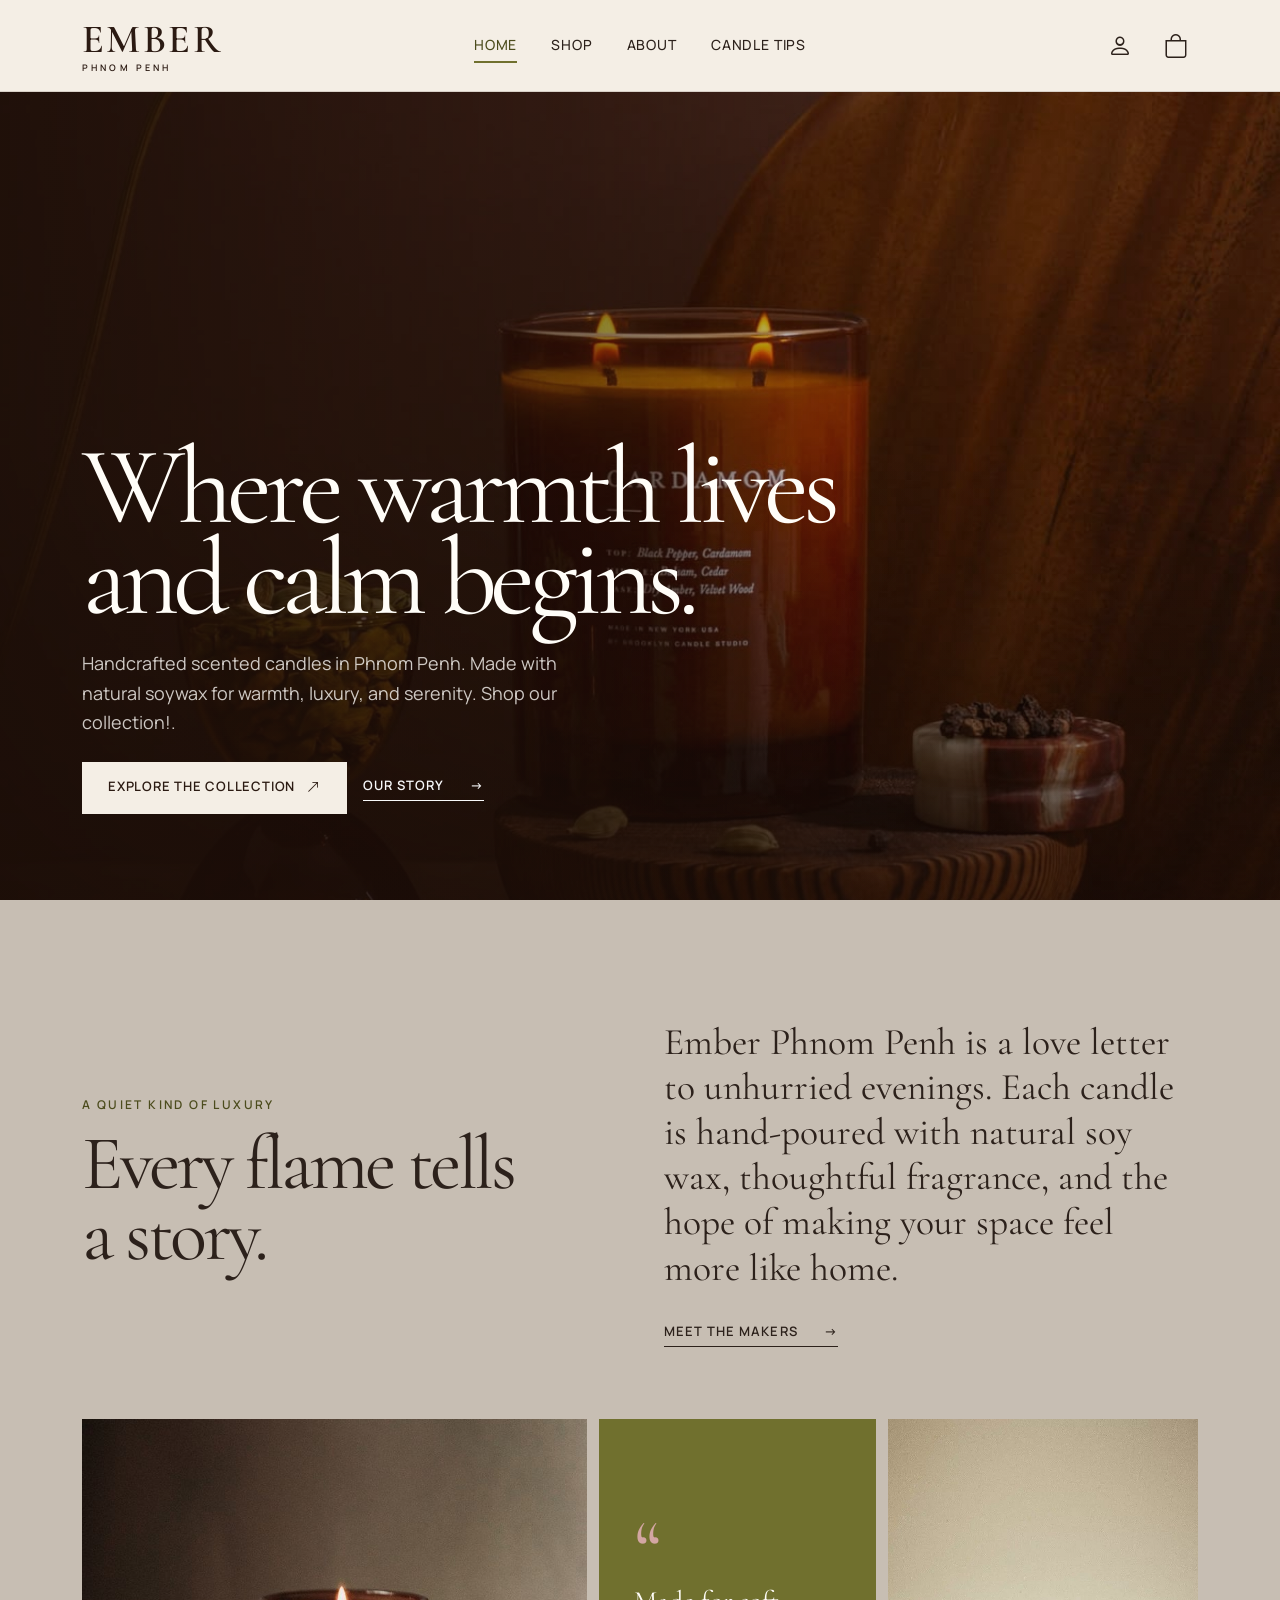
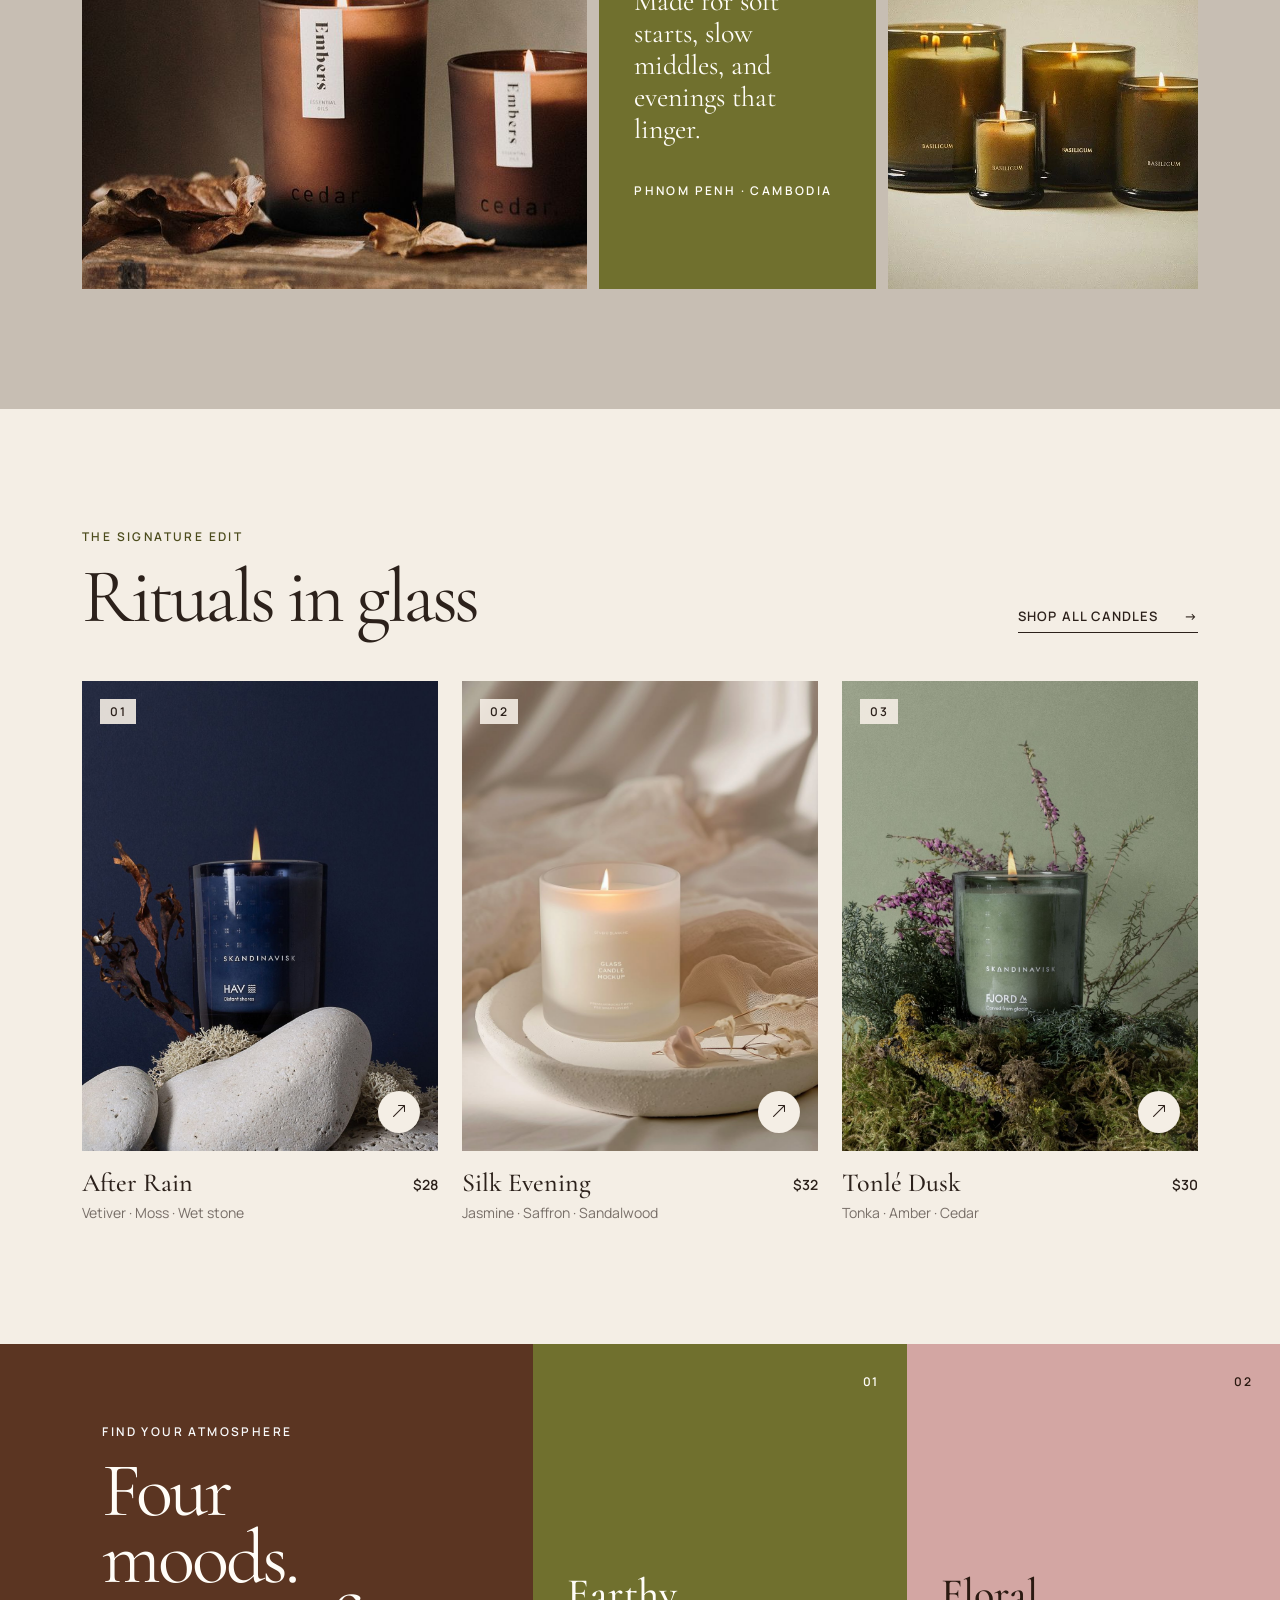
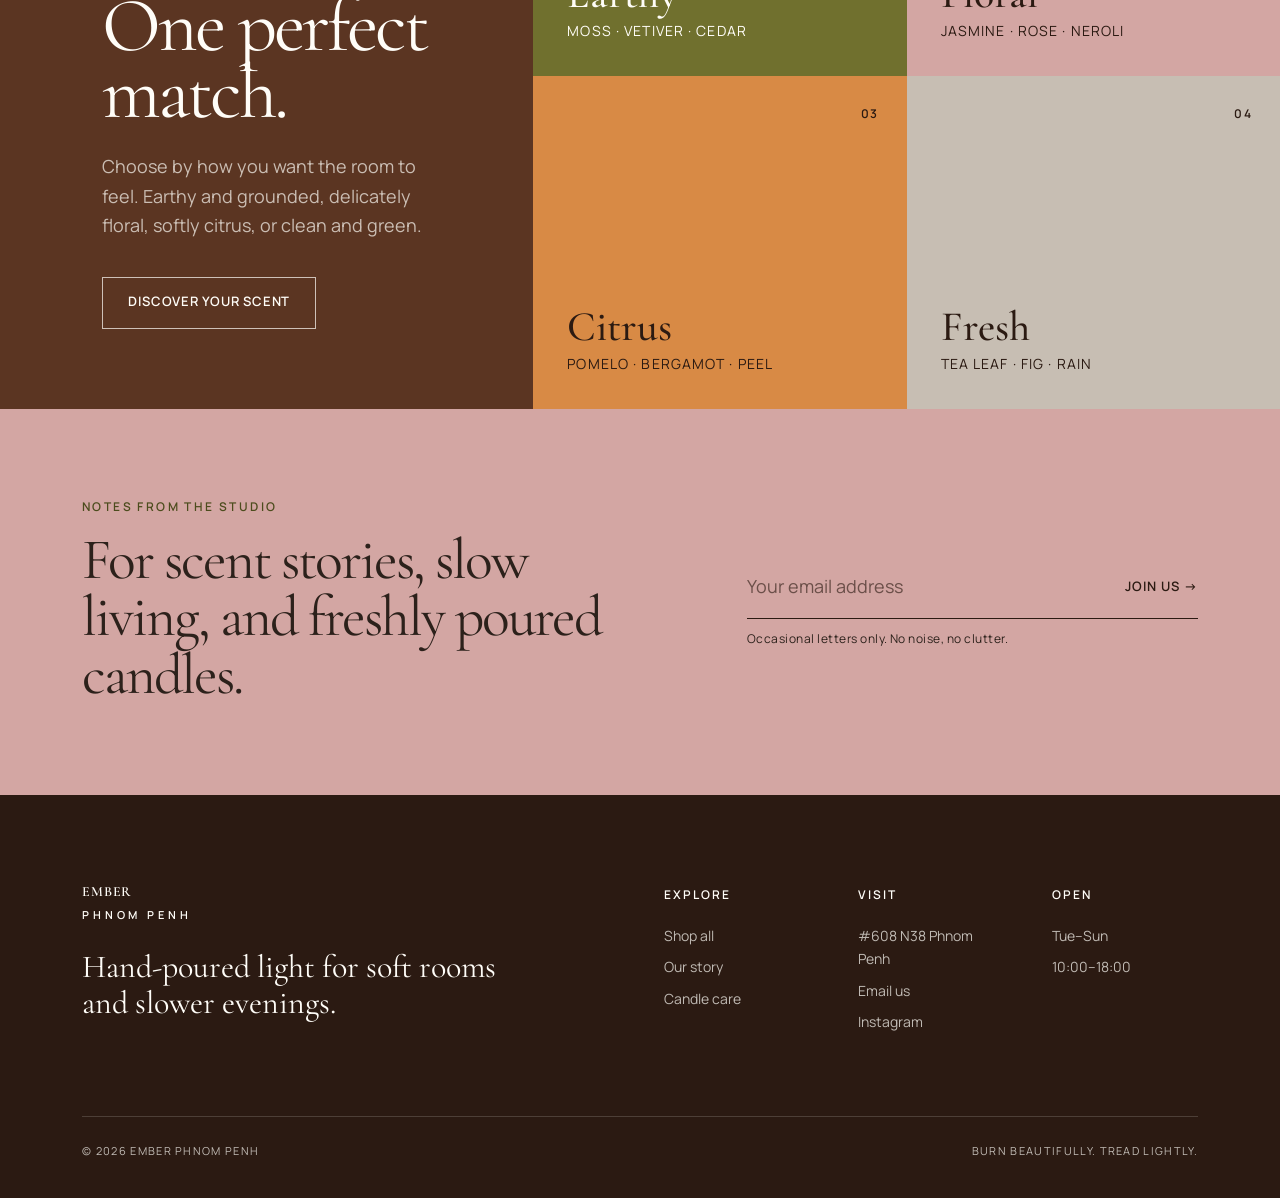
<file: thida2/index.html>
<!doctype html>
<html lang="en">

<head>
  <meta charset="UTF-8" />
  <meta name="viewport" content="width=device-width, initial-scale=1.0" />
  <meta name="description"
    content="Small-batch scented candles hand-poured in Phnom Penh for warm, unhurried evenings." />
  <meta property="og:title" content="Ember Phnom Penh" />
  <meta property="og:description" content="A ritual of light, made in Phnom Penh." />
  <meta property="og:image" content="./public/og.png" />
  <title>Ember Phnom Penh — Hand-poured scented candles</title>
  <link rel="preconnect" href="https://fonts.googleapis.com" />
  <link rel="preconnect" href="https://fonts.gstatic.com" crossorigin />
  <link
    href="https://fonts.googleapis.com/css2?family=Cormorant+Garamond:ital,wght@0,400;0,500;0,600;1,400&family=Manrope:wght@400;500;600&display=swap"
    rel="stylesheet" />
  <link href="https://cdn.jsdelivr.net/npm/bootstrap@5.3.3/dist/css/bootstrap.min.css" rel="stylesheet" />
  <link href="https://cdn.jsdelivr.net/npm/bootstrap-icons@1.11.3/font/bootstrap-icons.min.css" rel="stylesheet" />
  <link href="./assets/styles.css" rel="stylesheet" />
</head>

<body>
  <nav class="navbar navbar-expand-lg site-nav" aria-label="Main navigation">
    <div class="container">
      <a class="navbar-brand brand-wordmark" href="./index.html"><span>Ember</span><small>Phnom Penh</small></a>
      <button class="navbar-toggler border-0 shadow-none" type="button" data-bs-toggle="collapse"
        data-bs-target="#emberNav" aria-controls="emberNav" aria-expanded="false" aria-label="Toggle navigation">
        <span class="menu-label">Menu</span><i class="bi bi-list ms-2" aria-hidden="true"></i>
      </button>
      <div class="collapse navbar-collapse" id="emberNav">
        <ul class="navbar-nav mx-auto">
          <li class="nav-item"><a class="nav-link active" aria-current="page" href="./index.html">Home</a></li>
          <li class="nav-item"><a class="nav-link" href="./shop.html">Shop</a></li>
          <li class="nav-item"><a class="nav-link" href="./about.html">About</a></li>
          <li class="nav-item"><a class="nav-link" href="./tips.html">Candle tips</a></li>
        </ul>
        <div class="nav-actions">
          <a href="./login.html" aria-label="Sign in or create an account"><i class="bi bi-person"></i></a>
          <a href="./cart.html" aria-label="View shopping cart"><i class="bi bi-bag"></i><span
              class="nav-cart-count" data-nav-cart-count hidden>0</span></a>
        </div>
      </div>
    </div>
  </nav>

  <main>
    <section class="hero-home">
      <div class="hero-home__image" aria-hidden="true"></div>
      <div class="hero-home__shade" aria-hidden="true"></div>
      <div class="container position-relative hero-home__content">

        <h1>Where warmth lives<br />and calm begins.</h1>
        <p class="hero-home__lead">Handcrafted scented candles in Phnom Penh. Made with natural soywax for warmth, luxury, and serenity. Shop our collection!.</p>
        <div class="d-flex flex-wrap gap-3 mt-4">
          <a class="btn btn-ember btn-ember--light" href="./shop.html">Explore the collection <i
              class="bi bi-arrow-up-right ms-2"></i></a>
          <a class="text-link text-light" href="./about.html">Our story <span>→</span></a>
        </div>
      </div>
      </div>
    </section>

    <section class="section-pad bg-sand overflow-hidden">
      <div class="container">
        <div class="row align-items-center g-5">
          <div class="col-lg-5">
            <p class="eyebrow">A quiet kind of luxury</p>
            <h2 class="display-heading">Every flame tells a story.</h2>
          </div>
          <div class="col-lg-6 offset-lg-1">
            <p class="lead-copy mb-4">Ember Phnom Penh is a love letter to unhurried evenings. Each candle is hand-poured with natural soy wax, thoughtful fragrance, and the hope of making your space feel more like home.</p>
            <a class="text-link" href="./about.html">Meet the makers <span>→</span></a>
          </div>
        </div>
        <div class="story-grid mt-5 pt-lg-4">
          <figure class="story-grid__wide mb-0"><img src="./public/images/candle-brown.jpg"
              alt="A warm candle glowing on a wooden table" /></figure>
          <div class="story-grid__quote"><span class="quote-mark">“</span>
            <p>Made for soft starts, slow middles, and evenings that linger.</p><span class="small-caps">Phnom Penh ·
              Cambodia</span>
          </div>
          <figure class="story-grid__tall mb-0"><img src="./public/images/candle-olive.jpg"
              alt="A sculptural neutral candle in a calm interior" /></figure>
        </div>
      </div>
    </section>

    <section class="section-pad bg-cream">
      <div class="container">
        <div class="section-intro d-md-flex align-items-end justify-content-between mb-5">
          <div>
            <p class="eyebrow">The signature edit</p>
            <h2 class="display-heading mb-0">Rituals in glass</h2>
          </div>
          <a class="text-link mt-3 mt-md-0" href="./shop.html">Shop all candles <span>→</span></a>
        </div>
        <div class="row g-4">
          <article class="col-md-4">
            <a class="product-card" href="./shop.html">
              <div class="product-card__media"><img class="product-image--amber" src="./public/images/afterrain.jpg"
                  alt="After Rain scented candle" /><span class="product-card__number">01</span><span
                  class="product-card__arrow"><i class="bi bi-arrow-up-right"></i></span></div>
              <div class="d-flex justify-content-between gap-3 pt-3">
                <div>
                  <h3>After Rain</h3>
                  <p>Vetiver · Moss · Wet stone</p>
                </div><span class="product-card__price">$28</span>
              </div>
            </a>
          </article>
          <article class="col-md-4">
            <a class="product-card" href="./shop.html">
              <div class="product-card__media"><img class="product-image--sand" src="./public/images/candle-white.jpg"
                  alt="Silk Evening scented candle" /><span class="product-card__number">02</span><span
                  class="product-card__arrow"><i class="bi bi-arrow-up-right"></i></span></div>
              <div class="d-flex justify-content-between gap-3 pt-3">
                <div>
                  <h3>Silk Evening</h3>
                  <p>Jasmine · Saffron · Sandalwood</p>
                </div><span class="product-card__price">$32</span>
              </div>
            </a>
          </article>
          <article class="col-md-4">
            <a class="product-card" href="./shop.html">
              <div class="product-card__media"><img class="product-image--tonka" src="./public/images/candle-green.jpg"
                  alt="Tonlé Dusk scented candle" /><span class="product-card__number">03</span><span
                  class="product-card__arrow"><i class="bi bi-arrow-up-right"></i></span></div>
              <div class="d-flex justify-content-between gap-3 pt-3">
                <div>
                  <h3>Tonlé Dusk</h3>
                  <p>Tonka · Amber · Cedar</p>
                </div><span class="product-card__price">$30</span>
              </div>
            </a>
          </article>
        </div>
      </div>
    </section>

    <section class="scent-section">
      <div class="container-fluid px-0">
        <div class="row g-0">
          <div class="col-lg-5 scent-section__copy">
            <p class="eyebrow text-light">Find your atmosphere</p>
            <h2>Four moods.<br />One perfect match.</h2>
            <p>Choose by how you want the room to feel. Earthy and grounded, delicately floral, softly citrus, or clean
              and green.</p>
            <a class="btn btn-ember btn-ember--outline" href="./shop.html">Discover your scent</a>
          </div>
          <div class="col-lg-7">
            <div class="scent-grid">
              <div class="scent-tile scent-tile--olive"><span>01</span>
                <h3>Earthy</h3>
                <p>moss · vetiver · cedar</p>
              </div>
              <div class="scent-tile scent-tile--rose"><span>02</span>
                <h3>Floral</h3>
                <p>jasmine · rose · neroli</p>
              </div>
              <div class="scent-tile scent-tile--citrus"><span>03</span>
                <h3>Citrus</h3>
                <p>pomelo · bergamot · peel</p>
              </div>
              <div class="scent-tile scent-tile--fresh"><span>04</span>
                <h3>Fresh</h3>
                <p>tea leaf · fig · rain</p>
              </div>
            </div>
          </div>
        </div>
      </div>
    </section>

    <section class="newsletter">
      <div class="container">
        <div class="row align-items-center g-4">
          <div class="col-lg-6">
            <p class="eyebrow">Notes from the studio</p>
            <h2>For scent stories, slow living, and freshly poured candles.</h2>
          </div>
          <div class="col-lg-5 offset-lg-1">
            <form class="newsletter-form"><label class="visually-hidden" for="home-email">Email address</label><input
                id="home-email" type="email" placeholder="Your email address" required /><button type="submit">Join us
                <span>→</span></button></form>
            <p class="newsletter__fine">Occasional letters only. No noise, no clutter.</p>
          </div>
        </div>
      </div>
    </section>
  </main>

  <footer class="site-footer">
    <div class="container">
      <div class="row g-5">
        <div class="col-lg-5"><a class="brand-wordmark brand-wordmark--footer"
            href="./index.html"><span>Ember</span><small>Phnom Penh</small></a>
          <p class="footer-mantra">Hand-poured light for soft rooms and slower evenings.</p>
        </div>
        <div class="col-6 col-lg-2 offset-lg-1">
          <p class="footer-title">Explore</p><a href="./shop.html">Shop all</a><a href="./about.html">Our story</a><a
            href="./tips.html">Candle care</a>
        </div>
        <div class="col-6 col-lg-2">
          <p class="footer-title">Visit</p><span>#608 N38 Phnom Penh</span><a
            href="mailto:hello@emberphnompenh.com">Email us</a><a href="https://www.instagram.com/opalite_candle?igsh=bXlmcDhpZjU5ZnZu&utm_source=qr"
            rel="noreferrer">Instagram</a>
        </div>
        <div class="col-lg-2">
          <p class="footer-title">Open</p><span>Tue–Sun</span><span>10:00–18:00</span>
        </div>
      </div>
      <div class="footer-bottom"><span>© 2026 Ember Phnom Penh</span><span>Burn beautifully. Tread lightly.</span></div>
    </div>
  </footer>
  <script src="https://cdn.jsdelivr.net/npm/bootstrap@5.3.3/dist/js/bootstrap.bundle.min.js"></script>
  <script defer src="./assets/main.js"></script>
</body>

</html>
</file>
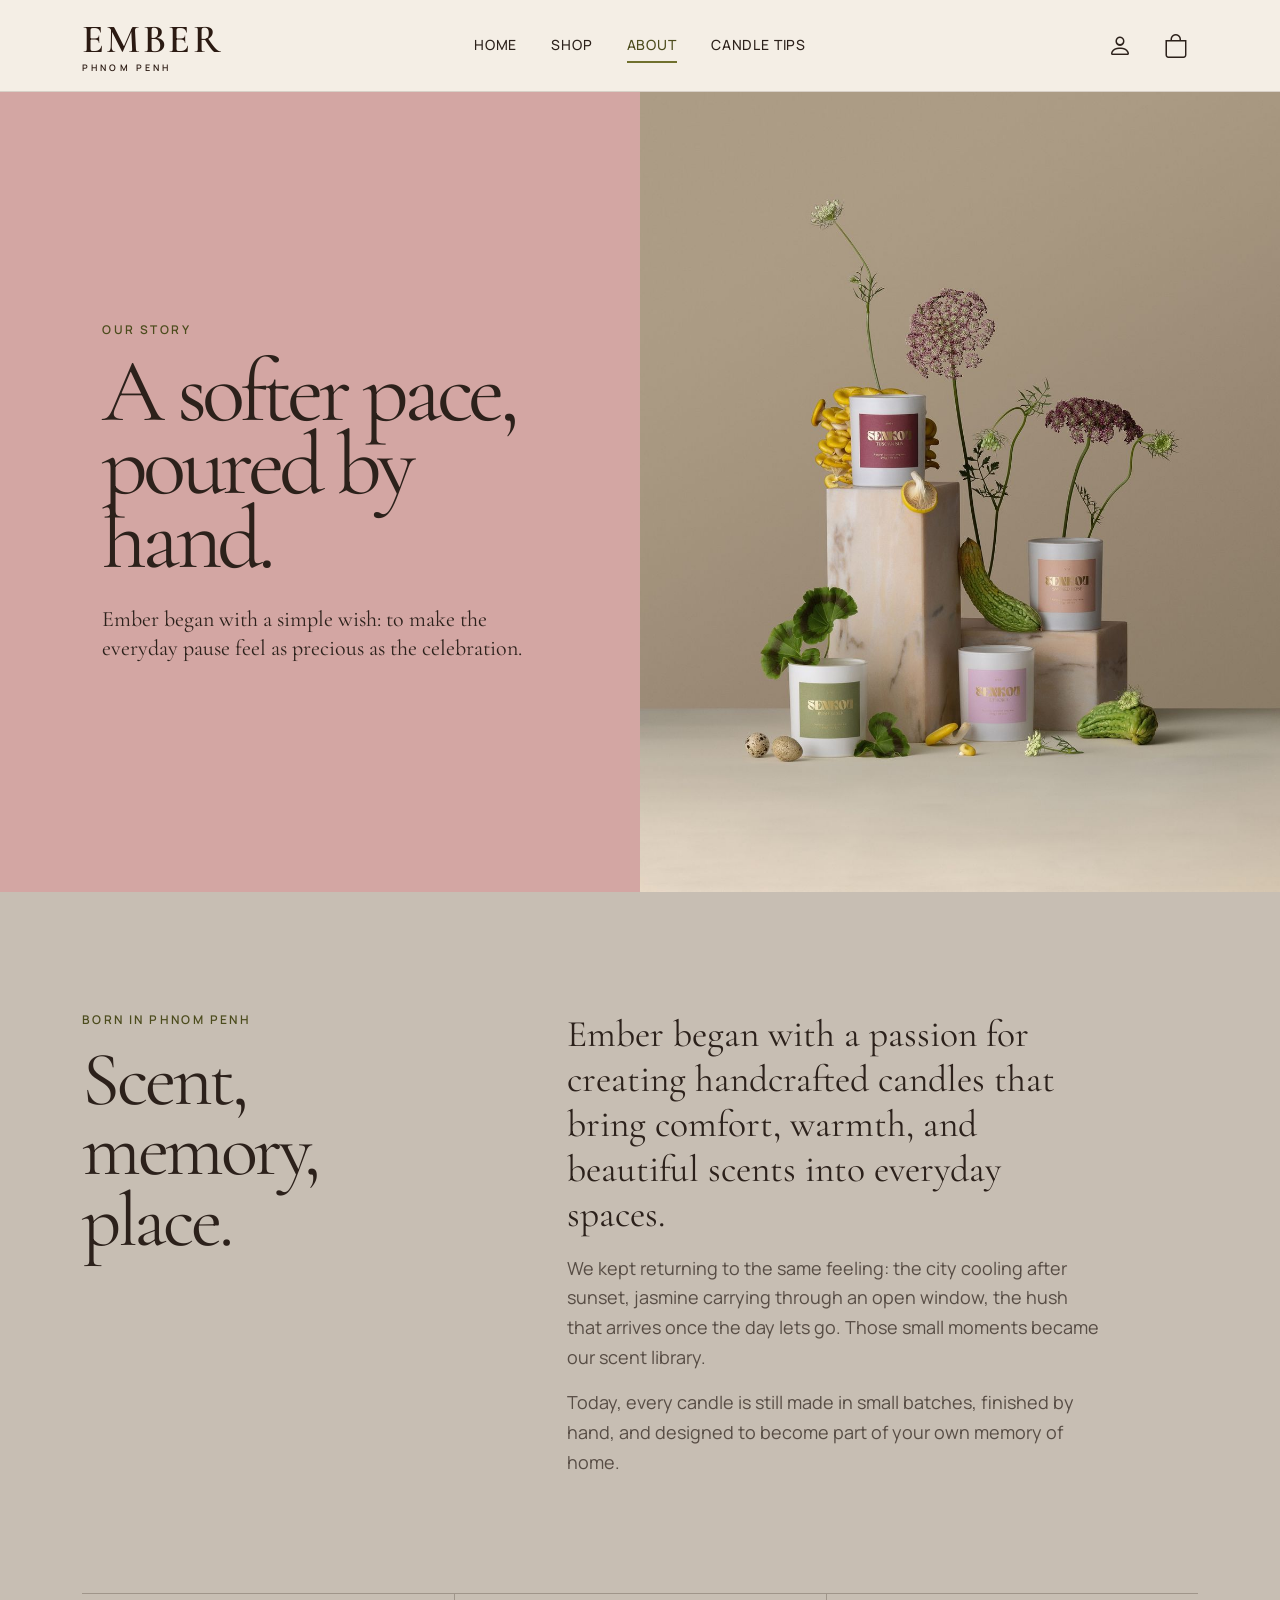
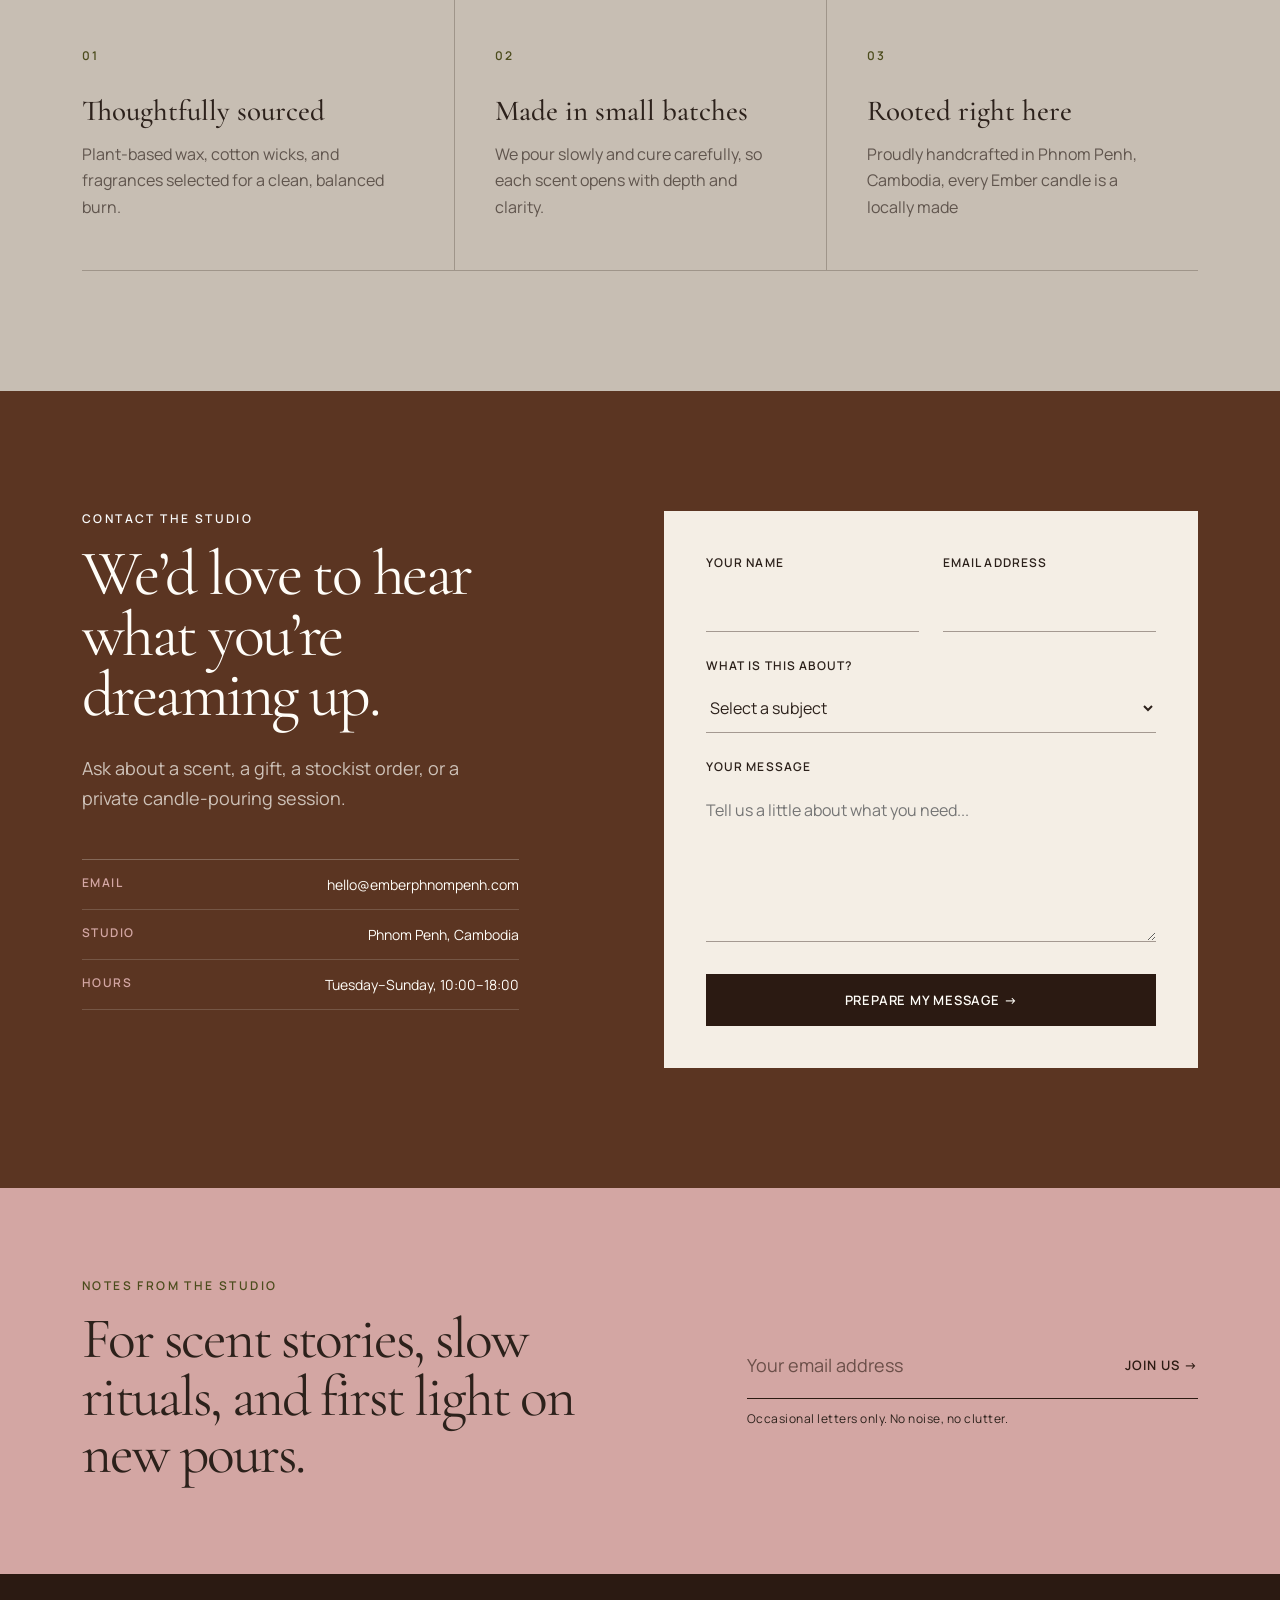
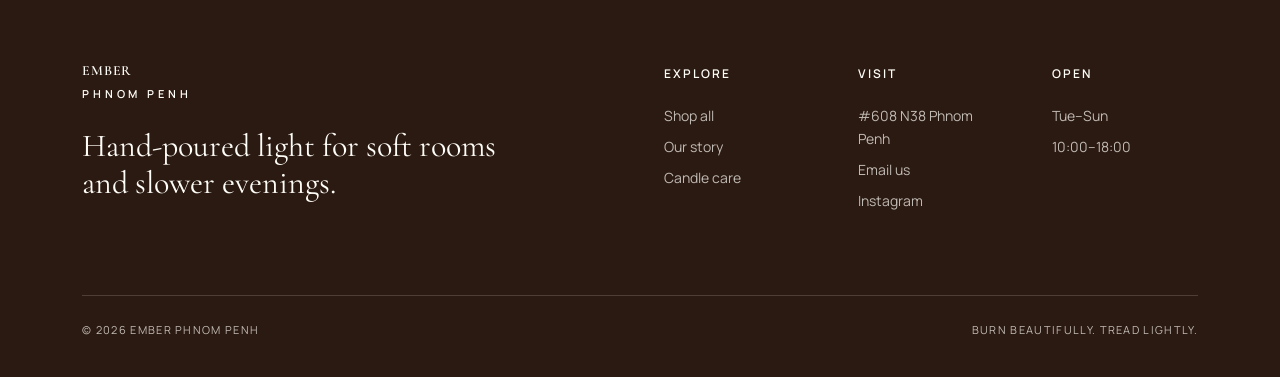
<file: thida2/about.html>
<!doctype html>
<html lang="en">
  <head>
    <meta charset="UTF-8" />
    <meta name="viewport" content="width=device-width, initial-scale=1.0" />
    <meta name="description" content="The story behind Ember Phnom Penh and how to get in touch with our candle studio." />
    <title>About & Contact | Ember Phnom Penh</title>
    <link rel="preconnect" href="https://fonts.googleapis.com" />
    <link rel="preconnect" href="https://fonts.gstatic.com" crossorigin />
    <link href="https://fonts.googleapis.com/css2?family=Cormorant+Garamond:ital,wght@0,400;0,500;0,600;1,400&family=Manrope:wght@400;500;600&display=swap" rel="stylesheet" />
    <link href="https://cdn.jsdelivr.net/npm/bootstrap@5.3.3/dist/css/bootstrap.min.css" rel="stylesheet" />
    <link href="https://cdn.jsdelivr.net/npm/bootstrap-icons@1.11.3/font/bootstrap-icons.min.css" rel="stylesheet" />
    <link href="./assets/styles.css" rel="stylesheet" />
  </head>
  <body>
    <nav class="navbar navbar-expand-lg site-nav" aria-label="Main navigation">
      <div class="container">
        <a class="navbar-brand brand-wordmark" href="./index.html"><span>Ember</span><small>Phnom Penh</small></a>
        <button class="navbar-toggler border-0 shadow-none" type="button" data-bs-toggle="collapse" data-bs-target="#emberNav" aria-controls="emberNav" aria-expanded="false" aria-label="Toggle navigation"><span class="menu-label">Menu</span><i class="bi bi-list ms-2"></i></button>
        <div class="collapse navbar-collapse" id="emberNav">
          <ul class="navbar-nav mx-auto">
            <li class="nav-item"><a class="nav-link" href="./index.html">Home</a></li>
            <li class="nav-item"><a class="nav-link" href="./shop.html">Shop</a></li>
            <li class="nav-item"><a class="nav-link active" aria-current="page" href="./about.html">About</a></li>
            <li class="nav-item"><a class="nav-link" href="./tips.html">Candle tips</a></li>
          </ul>
          <div class="nav-actions"><a href="./login.html" aria-label="Sign in or create an account"><i class="bi bi-person"></i></a><a href="./cart.html" aria-label="View shopping cart"><i class="bi bi-bag"></i><span class="nav-cart-count" data-nav-cart-count hidden>0</span></a></div>
        </div>
      </div>
    </nav>

    <main>
      <section class="about-hero">
        <div class="container-fluid px-0"><div class="row g-0 min-vh-75">
          <div class="col-lg-6 about-hero__copy"><div><p class="eyebrow">Our story</p><h1>A softer pace,<br />poured by hand.</h1><p>Ember began with a simple wish: to make the everyday pause feel as precious as the celebration.</p></div></div>
          <div class="col-lg-6 about-hero__image"><img src="./public/images/candle-collection.jpg" alt="A glowing candle in a warm evening setting" /></div>
        </div></div>
      </section>

      <section class="section-pad bg-sand">
        <div class="container">
          <div class="row g-5 align-items-start">
            <div class="col-lg-4"><p class="eyebrow">Born in Phnom Penh</p><h2 class="display-heading">Scent, memory, place.</h2></div>
            <div class="col-lg-6 offset-lg-1 story-copy">
              <p class="lead-copy">Ember began with a passion for creating handcrafted candles that bring comfort, warmth, and beautiful scents into everyday spaces.</p>
              <p>We kept returning to the same feeling: the city cooling after sunset, jasmine carrying through an open window, the hush that arrives once the day lets go. Those small moments became our scent library.</p>
              <p>Today, every candle is still made in small batches, finished by hand, and designed to become part of your own memory of home.</p>
            </div>
          </div>
          <div class="values-grid">
            <article><span>01</span><h3>Thoughtfully sourced</h3><p>Plant-based wax, cotton wicks, and fragrances selected for a clean, balanced burn.</p></article>
            <article><span>02</span><h3>Made in small batches</h3><p>We pour slowly and cure carefully, so each scent opens with depth and clarity.</p></article>
            <article><span>03</span><h3>Rooted right here</h3><p>Proudly handcrafted in Phnom Penh, Cambodia, every Ember candle is a locally made</p></article>
          </div>
        </div>
      </section>

      <section class="contact-section" id="contact">
        <div class="container"><div class="row g-5">
          <div class="col-lg-5">
            <p class="eyebrow text-light">Contact the studio</p>
            <h2>We’d love to hear what you’re dreaming up.</h2>
            <p class="contact-section__intro">Ask about a scent, a gift, a stockist order, or a private candle-pouring session.</p>
            <div class="contact-details">
              <a href="mailto:hello@emberphnompenh.com"><span>Email</span> hello@emberphnompenh.com</a>
              <p><span>Studio</span> Phnom Penh, Cambodia</p>
              <p><span>Hours</span> Tuesday–Sunday, 10:00–18:00</p>
            </div>
          </div>
          <div class="col-lg-6 offset-lg-1">
            <form class="contact-form">
              <div class="row g-4">
                <div class="col-md-6"><label for="name">Your name</label><input id="name" name="name" type="text" required /></div>
                <div class="col-md-6"><label for="email">Email address</label><input id="email" name="email" type="email" required /></div>
                <div class="col-12"><label for="subject">What is this about?</label><select id="subject" name="subject" required><option value="" disabled selected>Select a subject</option><option>Product question</option><option>Gifting & custom orders</option><option>Wholesale & stockists</option><option>Studio visit</option><option>Something else</option></select></div>
                <div class="col-12"><label for="message">Your message</label><textarea id="message" name="message" rows="5" placeholder="Tell us a little about what you need..." required></textarea></div>
                <div class="col-12"><button class="btn btn-ember btn-ember--light w-100" type="submit">Prepare my message <span>→</span></button></div>
                <p class="contact-form-status mb-0" tabindex="-1" role="status" hidden>Your email app should open with your note prepared.</p>
              </div>
            </form>
          </div>
        </div></div>
      </section>

      <section class="newsletter"><div class="container"><div class="row align-items-center g-4"><div class="col-lg-6"><p class="eyebrow">Notes from the studio</p><h2>For scent stories, slow rituals, and first light on new pours.</h2></div><div class="col-lg-5 offset-lg-1"><form class="newsletter-form"><label class="visually-hidden" for="about-email">Email address</label><input id="about-email" type="email" placeholder="Your email address" required /><button type="submit">Join us <span>→</span></button></form><p class="newsletter__fine">Occasional letters only. No noise, no clutter.</p></div></div></div></section>
    </main>

    <footer class="site-footer"><div class="container"><div class="row g-5">
      <div class="col-lg-5"><a class="brand-wordmark brand-wordmark--footer" href="./index.html"><span>Ember</span><small>Phnom Penh</small></a><p class="footer-mantra">Hand-poured light for soft rooms and slower evenings.</p></div>
      <div class="col-6 col-lg-2 offset-lg-1"><p class="footer-title">Explore</p><a href="./shop.html">Shop all</a><a href="./about.html">Our story</a><a href="./tips.html">Candle care</a></div>
      <div class="col-6 col-lg-2"><p class="footer-title">Visit</p><span>#608 N38 Phnom Penh</span><a href="mailto:hello@emberphnompenh.com">Email us</a><a href="https://www.instagram.com/opalite_candle?igsh=bXlmcDhpZjU5ZnZu&utm_source=qr" target="_blank" rel="noreferrer">Instagram</a></div>
      <div class="col-lg-2"><p class="footer-title">Open</p><span>Tue–Sun</span><span>10:00–18:00</span></div>
    </div><div class="footer-bottom"><span>© 2026 Ember Phnom Penh</span><span>Burn beautifully. Tread lightly.</span></div></div></footer>
    <script src="https://cdn.jsdelivr.net/npm/bootstrap@5.3.3/dist/js/bootstrap.bundle.min.js"></script>
    <script defer src="./assets/main.js"></script>
  </body>
</html>
</file>
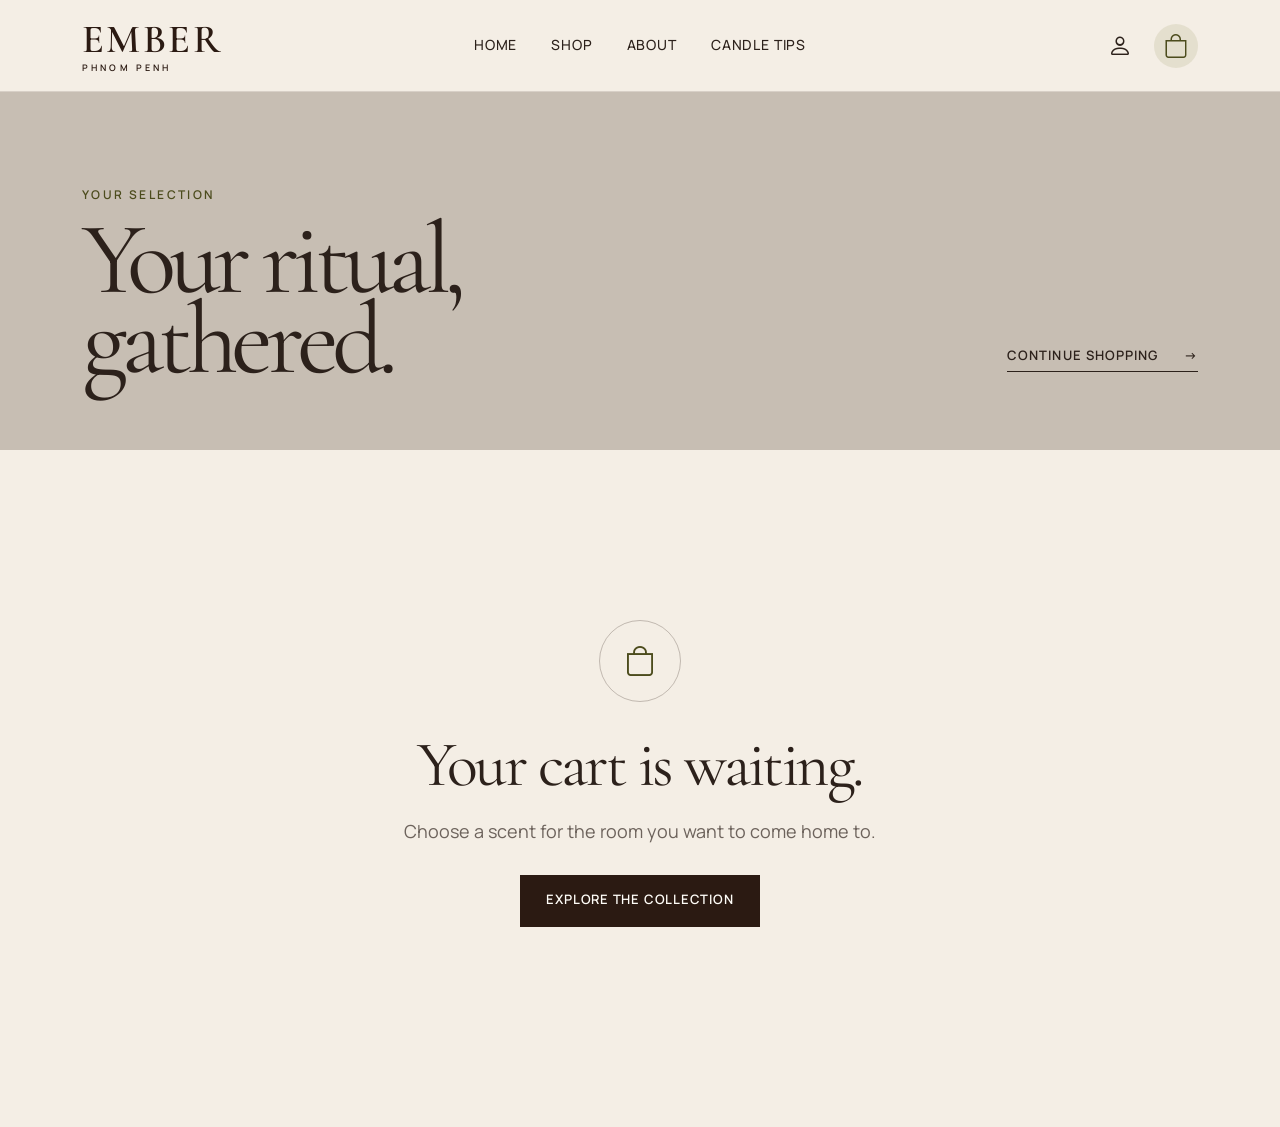
<file: thida2/cart.html>
<!doctype html>
<html lang="en">
  <head>
    <meta charset="UTF-8" />
    <meta name="viewport" content="width=device-width, initial-scale=1.0" />
    <meta name="description" content="Your Ember Phnom Penh shopping cart." />
    <title>Your Cart | Ember Phnom Penh</title>
    <link rel="preconnect" href="https://fonts.googleapis.com" />
    <link rel="preconnect" href="https://fonts.gstatic.com" crossorigin />
    <link href="https://fonts.googleapis.com/css2?family=Cormorant+Garamond:ital,wght@0,400;0,500;0,600;1,400&family=Manrope:wght@400;500;600&display=swap" rel="stylesheet" />
    <link href="https://cdn.jsdelivr.net/npm/bootstrap@5.3.3/dist/css/bootstrap.min.css" rel="stylesheet" />
    <link href="https://cdn.jsdelivr.net/npm/bootstrap-icons@1.11.3/font/bootstrap-icons.min.css" rel="stylesheet" />
    <link href="./assets/styles.css" rel="stylesheet" />
  </head>
  <body>
    <nav class="navbar navbar-expand-lg site-nav" aria-label="Main navigation">
      <div class="container">
        <a class="navbar-brand brand-wordmark" href="./index.html"><span>Ember</span><small>Phnom Penh</small></a>
        <button class="navbar-toggler border-0 shadow-none" type="button" data-bs-toggle="collapse" data-bs-target="#emberNav" aria-controls="emberNav" aria-expanded="false" aria-label="Toggle navigation"><span class="menu-label">Menu</span><i class="bi bi-list ms-2"></i></button>
        <div class="collapse navbar-collapse" id="emberNav">
          <ul class="navbar-nav mx-auto">
            <li class="nav-item"><a class="nav-link" href="./index.html">Home</a></li>
            <li class="nav-item"><a class="nav-link" href="./shop.html">Shop</a></li>
            <li class="nav-item"><a class="nav-link" href="./about.html">About</a></li>
            <li class="nav-item"><a class="nav-link" href="./tips.html">Candle tips</a></li>
          </ul>
          <div class="nav-actions"><a href="./login.html" aria-label="Sign in or create an account"><i class="bi bi-person"></i></a><a class="active-action" href="./cart.html" aria-label="View shopping cart"><i class="bi bi-bag"></i><span class="nav-cart-count" data-nav-cart-count hidden>0</span></a></div>
        </div>
      </div>
    </nav>

    <main>
      <section class="commerce-hero">
        <div class="container"><p class="eyebrow">Your selection</p><div class="d-md-flex justify-content-between align-items-end gap-4"><h1>Your ritual,<br />gathered.</h1><a class="text-link mb-2" href="./shop.html">Continue shopping <span>→</span></a></div></div>
      </section>
      <section class="cart-section">
        <div class="container">
          <div class="empty-cart" data-cart-empty hidden>
            <span class="empty-cart__icon"><i class="bi bi-bag"></i></span>
            <h2>Your cart is waiting.</h2>
            <p>Choose a scent for the room you want to come home to.</p>
            <a class="btn btn-ember" href="./shop.html">Explore the collection</a>
          </div>
          <div class="row g-5" data-cart-content hidden>
            <div class="col-lg-8">
              <div class="cart-list-heading"><span>Selected candles</span><span>Quantity & price</span></div>
              <div class="cart-list" data-cart-items></div>
            </div>
            <div class="col-lg-4">
              <aside class="order-summary">
                <p class="eyebrow">Order summary</p>
                <h2>Almost glowing.</h2>
                <div class="summary-lines">
                  <p><span>Subtotal</span><strong data-summary-subtotal>$0.00</strong></p>
                  <p><span>Delivery</span><strong data-summary-shipping>Complimentary</strong></p>
                  <p><span>Estimated tax</span><strong data-summary-tax>$0.00</strong></p>
                </div>
                <div class="summary-total"><span>Total</span><strong data-summary-total>$0.00</strong></div>
                <a class="btn btn-ember w-100" href="./checkout.html">Continue to checkout <span>→</span></a>
                <p class="summary-note"><i class="bi bi-shield-check"></i> Secure checkout</p>
              </aside>
            </div>
          </div>
        </div>
      </section>
    </main>
    <script src="https://cdn.jsdelivr.net/npm/bootstrap@5.3.3/dist/js/bootstrap.bundle.min.js"></script>
    <script defer src="./assets/main.js"></script>
  </body>
</html>
</file>
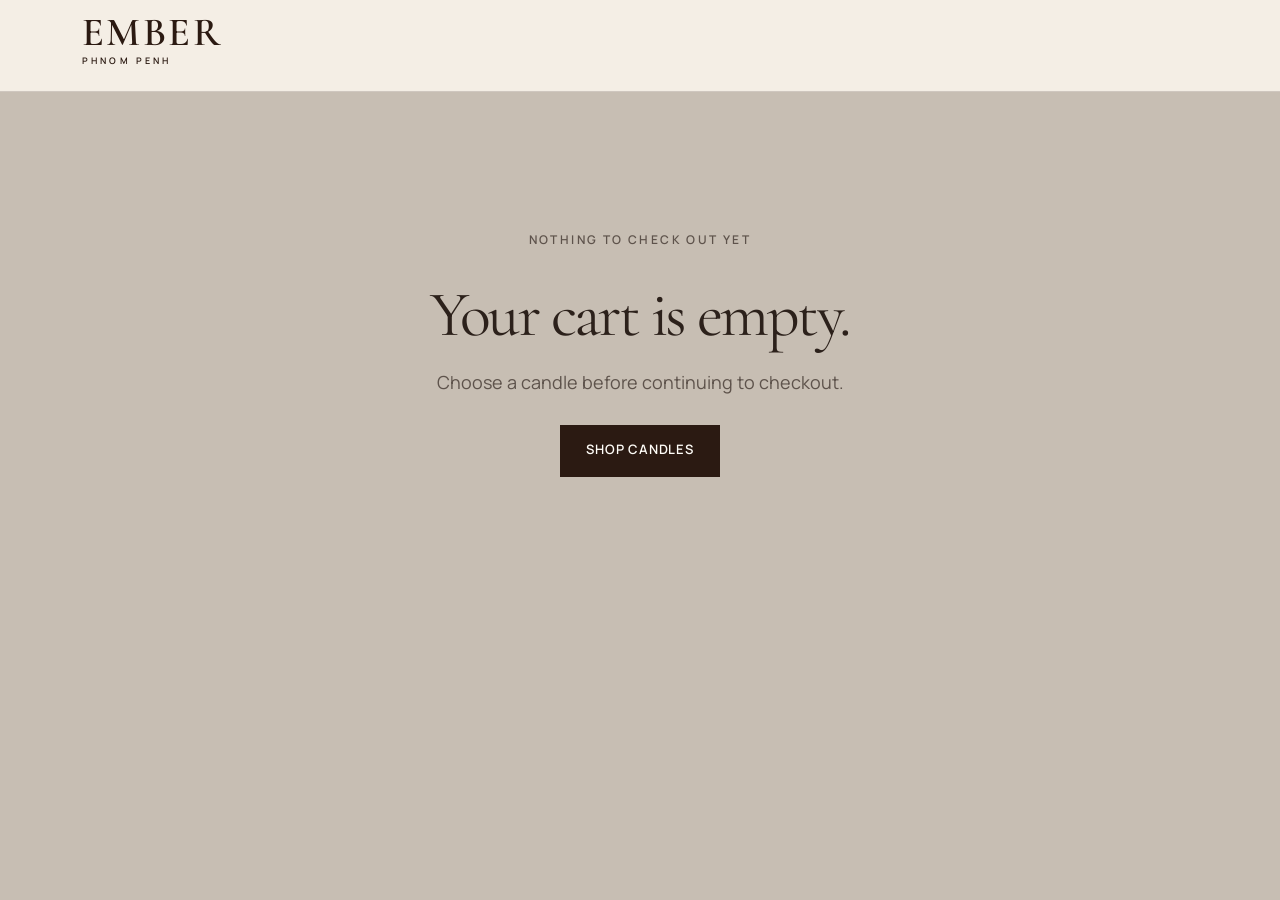
<file: thida2/checkout.html>
<!doctype html>
<html lang="en">
  <head>
    <meta charset="UTF-8" />
    <meta name="viewport" content="width=device-width, initial-scale=1.0" />
    <meta name="description" content="Complete your Ember Phnom Penh order." />
    <title>Checkout | Ember Phnom Penh</title>
    <link rel="preconnect" href="https://fonts.googleapis.com" />
    <link rel="preconnect" href="https://fonts.gstatic.com" crossorigin />
    <link href="https://fonts.googleapis.com/css2?family=Cormorant+Garamond:ital,wght@0,400;0,500;0,600;1,400&family=Manrope:wght@400;500;600&display=swap" rel="stylesheet" />
    <link href="https://cdn.jsdelivr.net/npm/bootstrap@5.3.3/dist/css/bootstrap.min.css" rel="stylesheet" />
    <link href="https://cdn.jsdelivr.net/npm/bootstrap-icons@1.11.3/font/bootstrap-icons.min.css" rel="stylesheet" />
    <link href="./assets/styles.css" rel="stylesheet" />
  </head>
  <body>
    <nav class="checkout-nav">
      <div class="container d-flex align-items-center justify-content-between">
        <a class="brand-wordmark" href="./index.html"><span>Ember</span><small>Phnom Penh</small></a>
      </div>
    </nav>
    <main class="checkout-page">
      <div class="container">
        <div class="checkout-empty" data-checkout-empty hidden>
          <p class="eyebrow">Nothing to check out yet</p><h1>Your cart is empty.</h1><p>Choose a candle before continuing to checkout.</p><a class="btn btn-ember" href="./shop.html">Shop candles</a>
        </div>
        <form data-checkout-form>
          <div class="row g-0 checkout-layout">
            <div class="col-lg-7 checkout-details">
              <div class="checkout-heading"><p class="eyebrow">Secure checkout</p><h1>Where should<br />we send the glow?</h1><p>Complimentary delivery on orders over $45.</p></div>
              <section class="checkout-block">
                <div class="checkout-block__title"><span>01</span><h2>Contact</h2></div>
                <div class="form-field"><label for="checkout-email">Email address</label><input id="checkout-email" name="email" type="email" autocomplete="email" required /></div>
              </section>
              <section class="checkout-block">
                <div class="checkout-block__title"><span>02</span><h2>Delivery address</h2></div>
                <div class="row g-4">
                  <div class="col-md-6 form-field"><label for="first-name">First name</label><input id="first-name" name="firstName" type="text" autocomplete="given-name" required /></div>
                  <div class="col-md-6 form-field"><label for="last-name">Last name</label><input id="last-name" name="lastName" type="text" autocomplete="family-name" required /></div>
                  <div class="col-12 form-field"><label for="address">Street address</label><input id="address" name="address" type="text" autocomplete="street-address" placeholder="House number and street" required /></div>
                  <div class="col-md-6 form-field"><label for="city">City</label><input id="city" name="city" type="text" value="Phnom Penh" autocomplete="address-level2" required /></div>
                  <div class="col-md-6 form-field"><label for="postal">Postal code</label><input id="postal" name="postal" type="text" autocomplete="postal-code" placeholder="12000" required /></div>
                  <div class="col-12 form-field"><label for="phone">Phone number</label><input id="phone" name="phone" type="tel" autocomplete="tel" placeholder="+855" required /></div>
                </div>
              </section>
              <section class="checkout-block">
                <div class="checkout-block__title"><span>03</span><h2>Payment</h2></div>
                <div class="payment-card">
                  <div class="form-field"><label for="card-name">Name on card</label><input id="card-name" name="cardName" type="text" required /></div>
                  <div class="form-field"><label for="card-number">Card number</label><div class="input-with-icon"><input id="card-number" name="cardNumber" data-card-number inputmode="numeric" placeholder="4242 4242 4242 4242" pattern="[0-9 ]{19}" required /><i class="bi bi-credit-card"></i></div></div>
                  <div class="row g-4">
                    <div class="col-6 form-field"><label for="expiry">Expiry</label><input id="expiry" name="expiry" data-card-expiry inputmode="numeric" placeholder="MM / YY" required /></div>
                    <div class="col-6 form-field"><label for="cvv">Security code</label><input id="cvv" name="cvv" inputmode="numeric" placeholder="123" pattern="[0-9]{3,4}" required /></div>
                  </div>
                </div>
              </section>
              <button class="btn btn-ember checkout-submit" type="submit">Place order <span>→</span></button>
            </div>
            <div class="col-lg-5 checkout-summary-wrap">
              <aside class="checkout-summary">
                <p class="eyebrow">Your order</p>
                <div class="checkout-items" data-checkout-items></div>
                <div class="summary-lines">
                  <p><span>Subtotal</span><strong data-summary-subtotal>$0.00</strong></p>
                  <p><span>Delivery</span><strong data-summary-shipping>Complimentary</strong></p>
                  <p><span>Estimated tax</span><strong data-summary-tax>$0.00</strong></p>
                </div>
                <div class="summary-total"><span>Total</span><strong data-summary-total>$0.00</strong></div>
              </aside>
            </div>
          </div>
        </form>
        <section class="order-confirmation" data-order-confirmation tabindex="-1" hidden>
          <span class="order-confirmation__icon"><i class="bi bi-check2"></i></span>
          <p class="eyebrow">Order complete</p>
          <h1>Your room is about to glow.</h1>
          <p>Order <strong data-order-number></strong> is confirmed. Thank you for choosing Ember Phnom Penh.</p>
          <a class="btn btn-ember" href="./shop.html">Return to the collection</a>
        </section>
      </div>
    </main>
    <script defer src="./assets/main.js"></script>
  </body>
</html>
</file>
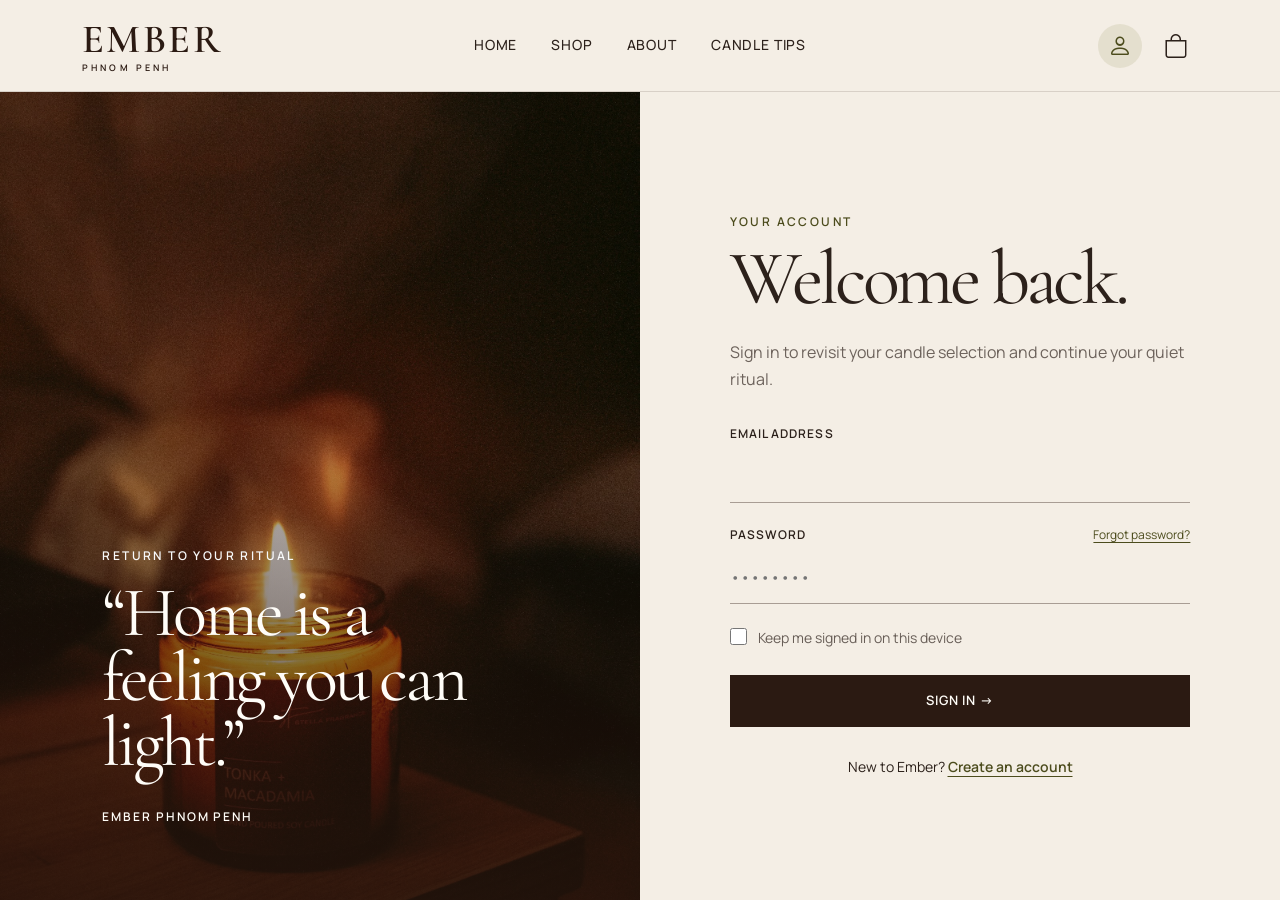
<file: thida2/login.html>
<!doctype html>
<html lang="en">
  <head>
    <meta charset="UTF-8" />
    <meta name="viewport" content="width=device-width, initial-scale=1.0" />
    <meta name="description" content="Sign in to your Ember Phnom Penh account." />
    <title>Sign In | Ember Phnom Penh</title>
    <link rel="preconnect" href="https://fonts.googleapis.com" />
    <link rel="preconnect" href="https://fonts.gstatic.com" crossorigin />
    <link href="https://fonts.googleapis.com/css2?family=Cormorant+Garamond:ital,wght@0,400;0,500;0,600;1,400&family=Manrope:wght@400;500;600&display=swap" rel="stylesheet" />
    <link href="https://cdn.jsdelivr.net/npm/bootstrap@5.3.3/dist/css/bootstrap.min.css" rel="stylesheet" />
    <link href="https://cdn.jsdelivr.net/npm/bootstrap-icons@1.11.3/font/bootstrap-icons.min.css" rel="stylesheet" />
    <link href="./assets/styles.css" rel="stylesheet" />
  </head>
  <body>
    <nav class="navbar navbar-expand-lg site-nav" aria-label="Main navigation">
      <div class="container">
        <a class="navbar-brand brand-wordmark" href="./index.html"><span>Ember</span><small>Phnom Penh</small></a>
        <button class="navbar-toggler border-0 shadow-none" type="button" data-bs-toggle="collapse" data-bs-target="#emberNav" aria-controls="emberNav" aria-expanded="false" aria-label="Toggle navigation"><span class="menu-label">Menu</span><i class="bi bi-list ms-2"></i></button>
        <div class="collapse navbar-collapse" id="emberNav">
          <ul class="navbar-nav mx-auto">
            <li class="nav-item"><a class="nav-link" href="./index.html">Home</a></li>
            <li class="nav-item"><a class="nav-link" href="./shop.html">Shop</a></li>
            <li class="nav-item"><a class="nav-link" href="./about.html">About</a></li>
            <li class="nav-item"><a class="nav-link" href="./tips.html">Candle tips</a></li>
          </ul>
          <div class="nav-actions"><a class="active-action" href="./login.html" aria-label="Sign in or create an account"><i class="bi bi-person"></i></a><a href="./cart.html" aria-label="View shopping cart"><i class="bi bi-bag"></i><span class="nav-cart-count" data-nav-cart-count hidden>0</span></a></div>
        </div>
      </div>
    </nav>

    <main class="auth-page">
      <div class="auth-shell">
        <section class="auth-visual auth-visual--login">
          <div class="auth-visual__overlay"></div>
          <div class="auth-visual__copy">
            <p class="eyebrow text-light">Return to your ritual</p>
            <blockquote>“Home is a feeling you can light.”</blockquote>
            <span>Ember Phnom Penh</span>
          </div>
        </section>
        <section class="auth-panel">
          <div class="auth-panel__inner">
            <p class="eyebrow">Your account</p>
            <h1>Welcome back.</h1>
            <p class="auth-intro">Sign in to revisit your candle selection and continue your quiet ritual.</p>
            <form class="auth-form" data-auth-form="login" novalidate>
              <div class="form-field">
                <label for="login-email">Email address</label>
                <input id="login-email" name="email" type="email" autocomplete="email" required />
              </div>
              <div class="form-field">
                <div class="d-flex justify-content-between align-items-center"><label for="login-password">Password</label><button class="form-text-button" type="button">Forgot password?</button></div>
                <input id="login-password" name="password" type="password" autocomplete="current-password" placeholder="••••••••" minlength="6" required />
              </div>
              <label class="check-row"><input type="checkbox" name="remember" /><span>Keep me signed in on this device</span></label>
              <button class="btn btn-ember w-100" type="submit">Sign in <span>→</span></button>
            </form>
            <p class="auth-switch">New to Ember? <a href="./signup.html">Create an account</a></p>
          </div>
        </section>
      </div>
    </main>
    <script src="https://cdn.jsdelivr.net/npm/bootstrap@5.3.3/dist/js/bootstrap.bundle.min.js"></script>
    <script defer src="./assets/main.js"></script>
  </body>
</html>
</file>
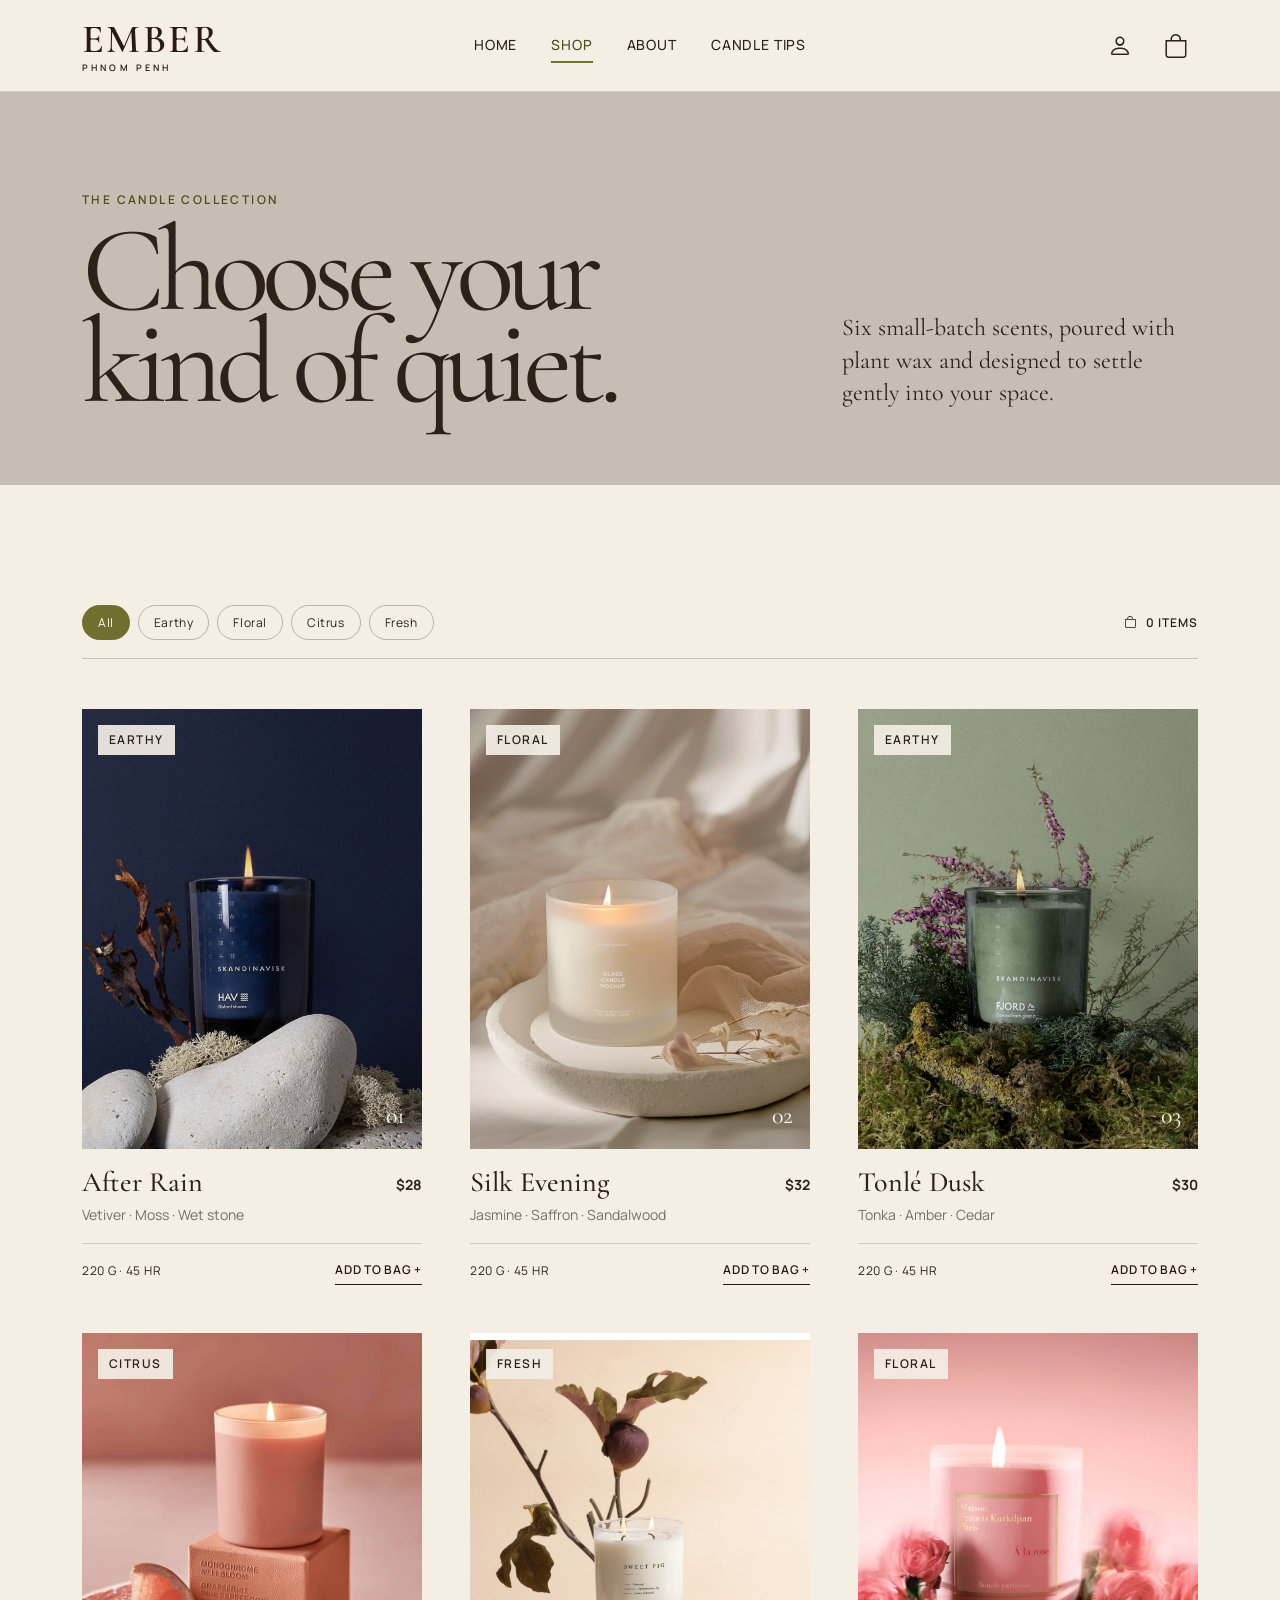
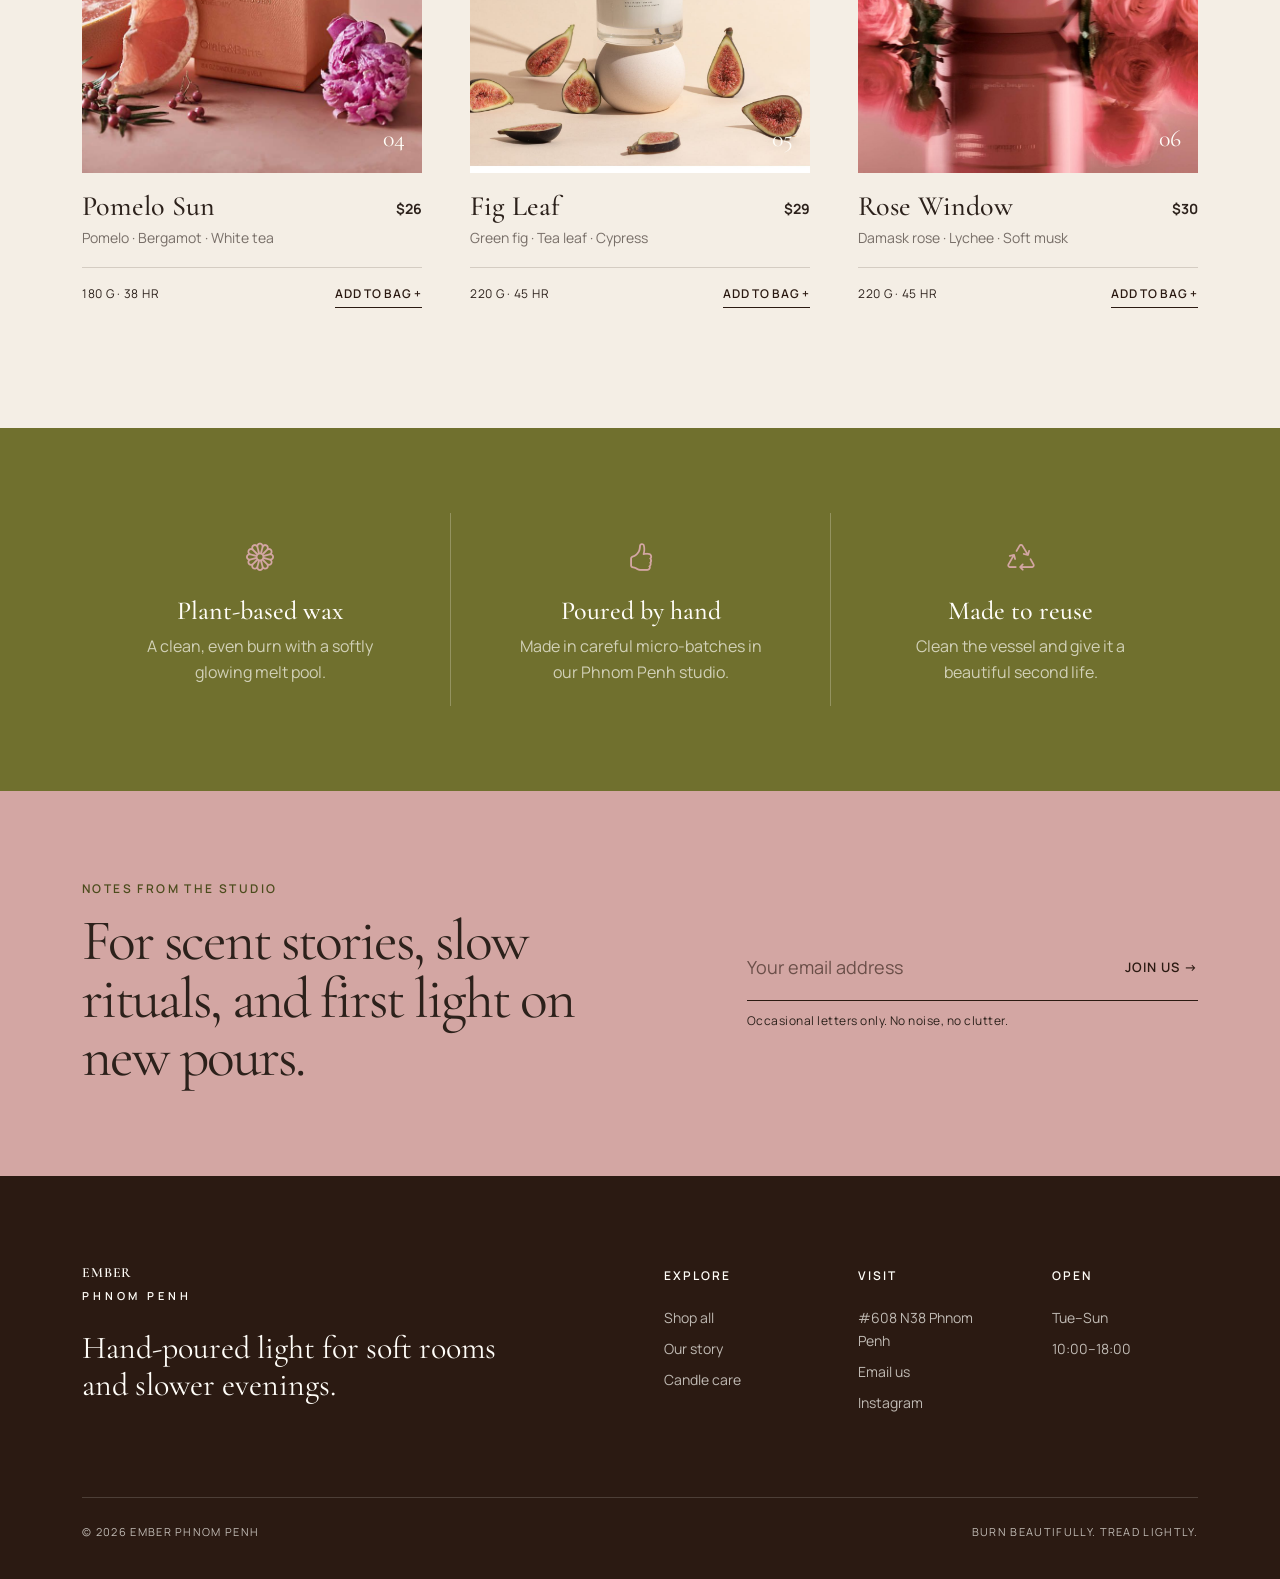
<file: thida2/shop.html>
<!doctype html>
<html lang="en">
  <head>
    <meta charset="UTF-8" />
    <meta name="viewport" content="width=device-width, initial-scale=1.0" />
    <meta name="description" content="Explore small-batch scented candles inspired by Phnom Penh evenings." />
    <title>Shop | Ember Phnom Penh</title>
    <link rel="preconnect" href="https://fonts.googleapis.com" />
    <link rel="preconnect" href="https://fonts.gstatic.com" crossorigin />
    <link href="https://fonts.googleapis.com/css2?family=Cormorant+Garamond:ital,wght@0,400;0,500;0,600;1,400&family=Manrope:wght@400;500;600&display=swap" rel="stylesheet" />
    <link href="https://cdn.jsdelivr.net/npm/bootstrap@5.3.3/dist/css/bootstrap.min.css" rel="stylesheet" />
    <link href="https://cdn.jsdelivr.net/npm/bootstrap-icons@1.11.3/font/bootstrap-icons.min.css" rel="stylesheet" />
    <link href="./assets/styles.css" rel="stylesheet" />
  </head>
  <body>
    <nav class="navbar navbar-expand-lg site-nav" aria-label="Main navigation">
      <div class="container">
        <a class="navbar-brand brand-wordmark" href="./index.html"><span>Ember</span><small>Phnom Penh</small></a>
        <button class="navbar-toggler border-0 shadow-none" type="button" data-bs-toggle="collapse" data-bs-target="#emberNav" aria-controls="emberNav" aria-expanded="false" aria-label="Toggle navigation"><span class="menu-label">Menu</span><i class="bi bi-list ms-2"></i></button>
        <div class="collapse navbar-collapse" id="emberNav">
          <ul class="navbar-nav mx-auto">
            <li class="nav-item"><a class="nav-link" href="./index.html">Home</a></li>
            <li class="nav-item"><a class="nav-link active" aria-current="page" href="./shop.html">Shop</a></li>
            <li class="nav-item"><a class="nav-link" href="./about.html">About</a></li>
            <li class="nav-item"><a class="nav-link" href="./tips.html">Candle tips</a></li>
          </ul>
          <div class="nav-actions"><a href="./login.html" aria-label="Sign in or create an account"><i class="bi bi-person"></i></a><a href="./cart.html" aria-label="View shopping cart"><i class="bi bi-bag"></i><span class="nav-cart-count" data-nav-cart-count hidden>0</span></a></div>
        </div>
      </div>
    </nav>

    <main>
      <section class="page-hero page-hero--shop">
        <div class="container">
          <div class="row align-items-end g-4">
            <div class="col-lg-8"><p class="eyebrow">The candle collection</p><h1>Choose your<br />kind of quiet.</h1></div>
            <div class="col-lg-4"><p class="page-hero__copy">Six small-batch scents, poured with plant wax and designed to settle gently into your space.</p></div>
          </div>
        </div>
      </section>

      <section class="shop-collection section-pad bg-cream" id="collection">
        <div class="container">
          <div class="shop-toolbar">
            <div class="filter-list" aria-label="Filter candles by scent family">
              <button class="active" type="button" data-filter="All" aria-pressed="true">All</button>
              <button type="button" data-filter="Earthy" aria-pressed="false">Earthy</button>
              <button type="button" data-filter="Floral" aria-pressed="false">Floral</button>
              <button type="button" data-filter="Citrus" aria-pressed="false">Citrus</button>
              <button type="button" data-filter="Fresh" aria-pressed="false">Fresh</button>
            </div>
            <div class="bag-count" aria-live="polite"><i class="bi bi-bag"></i><span data-bag-count>0 items</span></div>
          </div>

          <div class="row g-4 g-lg-5">
            <article class="col-md-6 col-lg-4 shop-item" data-mood="Earthy">
              <div class="shop-card"><div class="shop-card__media"><img src="./public/images/afterrain.jpg" alt="After Rain scented candle" style="object-position:50% 52%" /><span class="shop-card__mood">Earthy</span><span class="shop-card__index">01</span></div><div class="shop-card__body"><div class="d-flex justify-content-between gap-3"><div><h2>After Rain</h2><p>Vetiver · Moss · Wet stone</p></div><strong>$28</strong></div><div class="shop-card__footer"><span>220 g · 45 hr</span><button class="add-to-bag" data-product="After Rain" type="button">Add to bag <span>+</span></button></div></div></div>
            </article>
            <article class="col-md-6 col-lg-4 shop-item" data-mood="Floral">
              <div class="shop-card"><div class="shop-card__media"><img src="./public/images/candle-white.jpg" alt="Silk Evening scented candle" style="object-position:50% 48%" /><span class="shop-card__mood">Floral</span><span class="shop-card__index">02</span></div><div class="shop-card__body"><div class="d-flex justify-content-between gap-3"><div><h2>Silk Evening</h2><p>Jasmine · Saffron · Sandalwood</p></div><strong>$32</strong></div><div class="shop-card__footer"><span>220 g · 45 hr</span><button class="add-to-bag" data-product="Silk Evening" type="button">Add to bag <span>+</span></button></div></div></div>
            </article>
            <article class="col-md-6 col-lg-4 shop-item" data-mood="Earthy">
              <div class="shop-card"><div class="shop-card__media"><img src="./public/images/candle-green.jpg" alt="Tonlé Dusk scented candle" style="object-position:50% 56%" /><span class="shop-card__mood">Earthy</span><span class="shop-card__index">03</span></div><div class="shop-card__body"><div class="d-flex justify-content-between gap-3"><div><h2>Tonlé Dusk</h2><p>Tonka · Amber · Cedar</p></div><strong>$30</strong></div><div class="shop-card__footer"><span>220 g · 45 hr</span><button class="add-to-bag" data-product="Tonlé Dusk" type="button">Add to bag <span>+</span></button></div></div></div>
            </article>
            <article class="col-md-6 col-lg-4 shop-item" data-mood="Citrus">
              <div class="shop-card"><div class="shop-card__media"><img src="./public/images/candle-pomelo.jpg" alt="Pomelo Sun scented candle" style="object-position:50% 34%" /><span class="shop-card__mood">Citrus</span><span class="shop-card__index">04</span></div><div class="shop-card__body"><div class="d-flex justify-content-between gap-3"><div><h2>Pomelo Sun</h2><p>Pomelo · Bergamot · White tea</p></div><strong>$26</strong></div><div class="shop-card__footer"><span>180 g · 38 hr</span><button class="add-to-bag" data-product="Pomelo Sun" type="button">Add to bag <span>+</span></button></div></div></div>
            </article>
            <article class="col-md-6 col-lg-4 shop-item" data-mood="Fresh">
              <div class="shop-card"><div class="shop-card__media"><img src="./public/images/candle-fig.jpg" alt="Fig Leaf scented candle" style="object-position:30% 50%" /><span class="shop-card__mood">Fresh</span><span class="shop-card__index">05</span></div><div class="shop-card__body"><div class="d-flex justify-content-between gap-3"><div><h2>Fig Leaf</h2><p>Green fig · Tea leaf · Cypress</p></div><strong>$29</strong></div><div class="shop-card__footer"><span>220 g · 45 hr</span><button class="add-to-bag" data-product="Fig Leaf" type="button">Add to bag <span>+</span></button></div></div></div>
            </article>
            <article class="col-md-6 col-lg-4 shop-item" data-mood="Floral">
              <div class="shop-card"><div class="shop-card__media"><img src="./public/images/candle-rose.jpg" alt="Rose Window scented candle" style="object-position:65% 50%" /><span class="shop-card__mood">Floral</span><span class="shop-card__index">06</span></div><div class="shop-card__body"><div class="d-flex justify-content-between gap-3"><div><h2>Rose Window</h2><p>Damask rose · Lychee · Soft musk</p></div><strong>$30</strong></div><div class="shop-card__footer"><span>220 g · 45 hr</span><button class="add-to-bag" data-product="Rose Window" type="button">Add to bag <span>+</span></button></div></div></div>
            </article>
          </div>
          <div class="bag-toast" role="status" hidden><i class="bi bi-check2-circle"></i><span><strong data-toast-product></strong> added to your bag.</span><button type="button" data-dismiss-toast aria-label="Dismiss notification">×</button></div>
        </div>
      </section>

      <section class="shop-promise">
        <div class="container"><div class="row g-4 text-center">
          <div class="col-md-4"><i class="bi bi-flower1"></i><h3>Plant-based wax</h3><p>A clean, even burn with a softly glowing melt pool.</p></div>
          <div class="col-md-4"><i class="bi bi-hand-thumbs-up"></i><h3>Poured by hand</h3><p>Made in careful micro-batches in our Phnom Penh studio.</p></div>
          <div class="col-md-4"><i class="bi bi-recycle"></i><h3>Made to reuse</h3><p>Clean the vessel and give it a beautiful second life.</p></div>
        </div></div>
      </section>

      <section class="newsletter"><div class="container"><div class="row align-items-center g-4"><div class="col-lg-6"><p class="eyebrow">Notes from the studio</p><h2>For scent stories, slow rituals, and first light on new pours.</h2></div><div class="col-lg-5 offset-lg-1"><form class="newsletter-form"><label class="visually-hidden" for="shop-email">Email address</label><input id="shop-email" type="email" placeholder="Your email address" required /><button type="submit">Join us <span>→</span></button></form><p class="newsletter__fine">Occasional letters only. No noise, no clutter.</p></div></div></div></section>
    </main>

    <footer class="site-footer"><div class="container"><div class="row g-5">
      <div class="col-lg-5"><a class="brand-wordmark brand-wordmark--footer" href="./index.html"><span>Ember</span><small>Phnom Penh</small></a><p class="footer-mantra">Hand-poured light for soft rooms and slower evenings.</p></div>
      <div class="col-6 col-lg-2 offset-lg-1"><p class="footer-title">Explore</p><a href="./shop.html">Shop all</a><a href="./about.html">Our story</a><a href="./tips.html">Candle care</a></div>
      <div class="col-6 col-lg-2"><p class="footer-title">Visit</p><span>#608 N38 Phnom Penh</span><a href="mailto:hello@emberphnompenh.com">Email us</a><a href="https://www.instagram.com/opalite_candle?igsh=bXlmcDhpZjU5ZnZu&utm_source=qr" target="_blank" rel="noreferrer">Instagram</a></div>
      <div class="col-lg-2"><p class="footer-title">Open</p><span>Tue–Sun</span><span>10:00–18:00</span></div>
    </div><div class="footer-bottom"><span>© 2026 Ember Phnom Penh</span><span>Burn beautifully. Tread lightly.</span></div></div></footer>
    <script src="https://cdn.jsdelivr.net/npm/bootstrap@5.3.3/dist/js/bootstrap.bundle.min.js"></script>
    <script defer src="./assets/main.js"></script>
  </body>
</html>
</file>
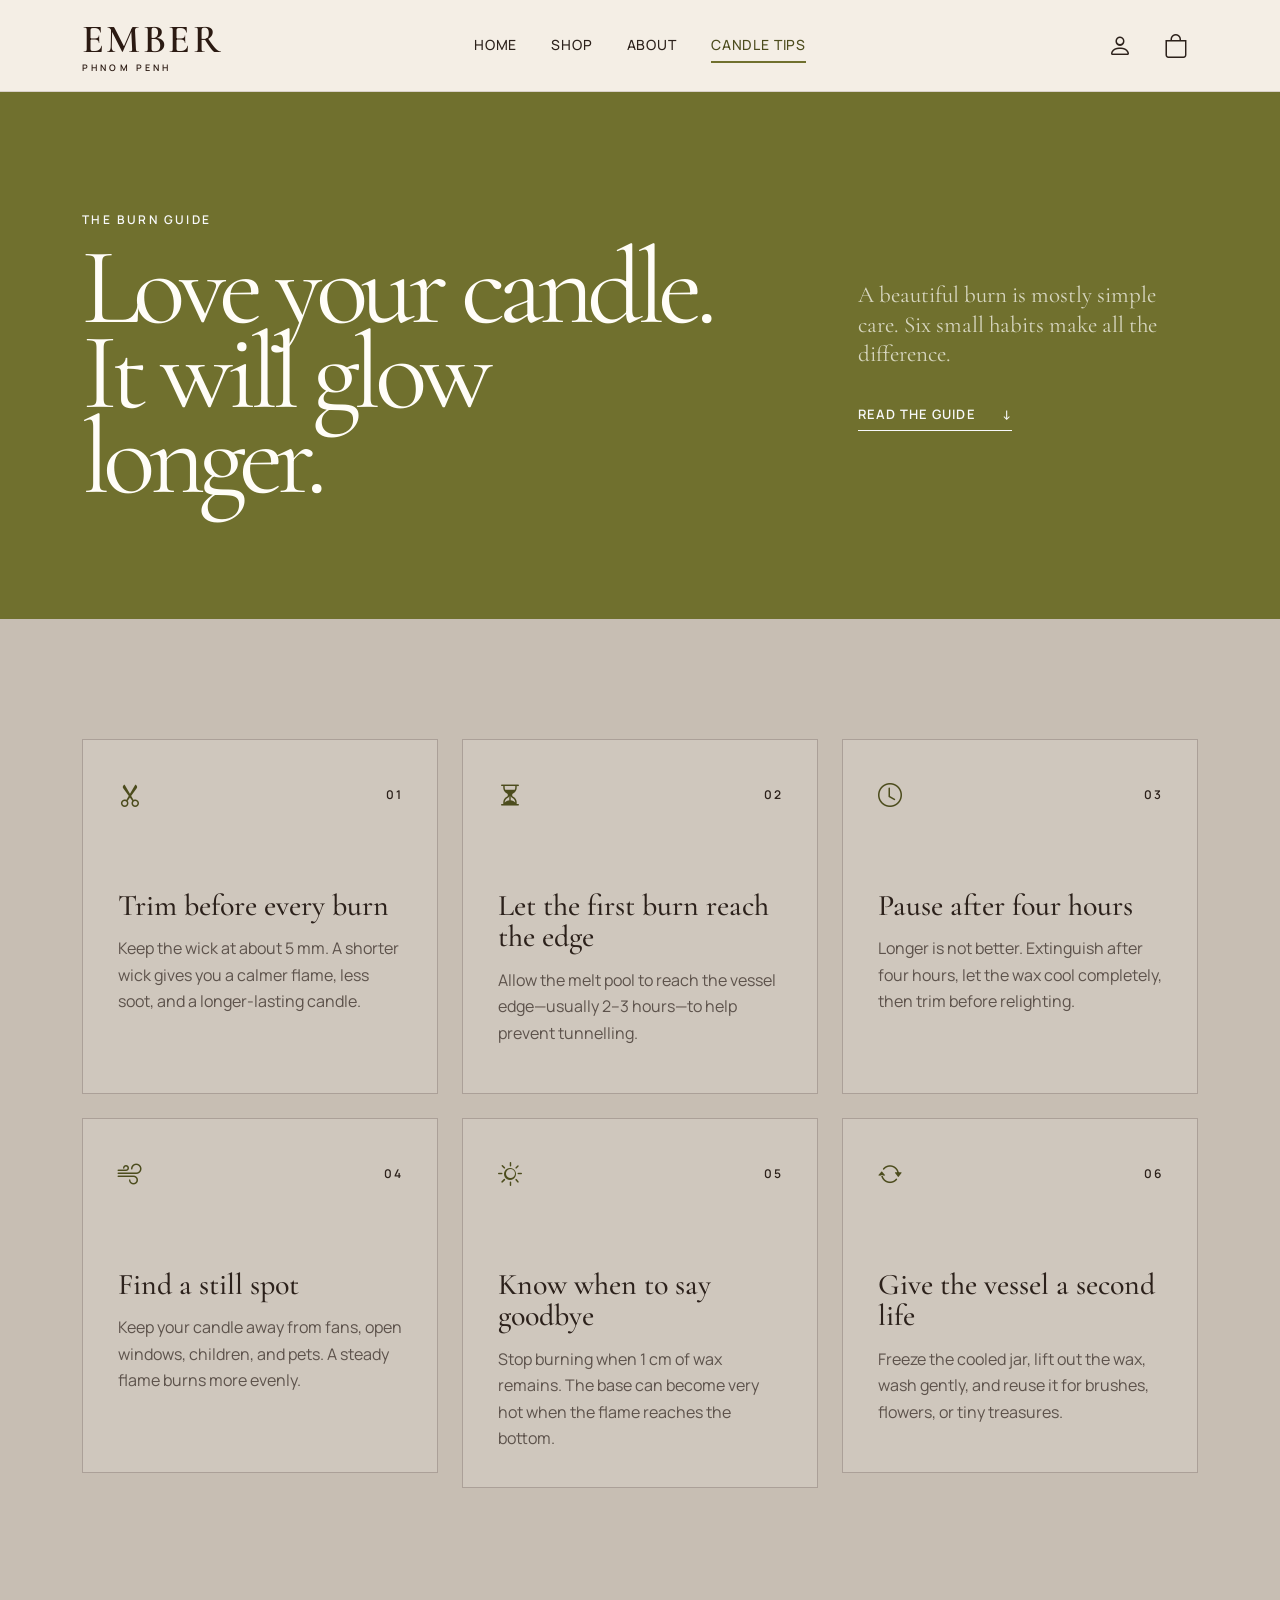
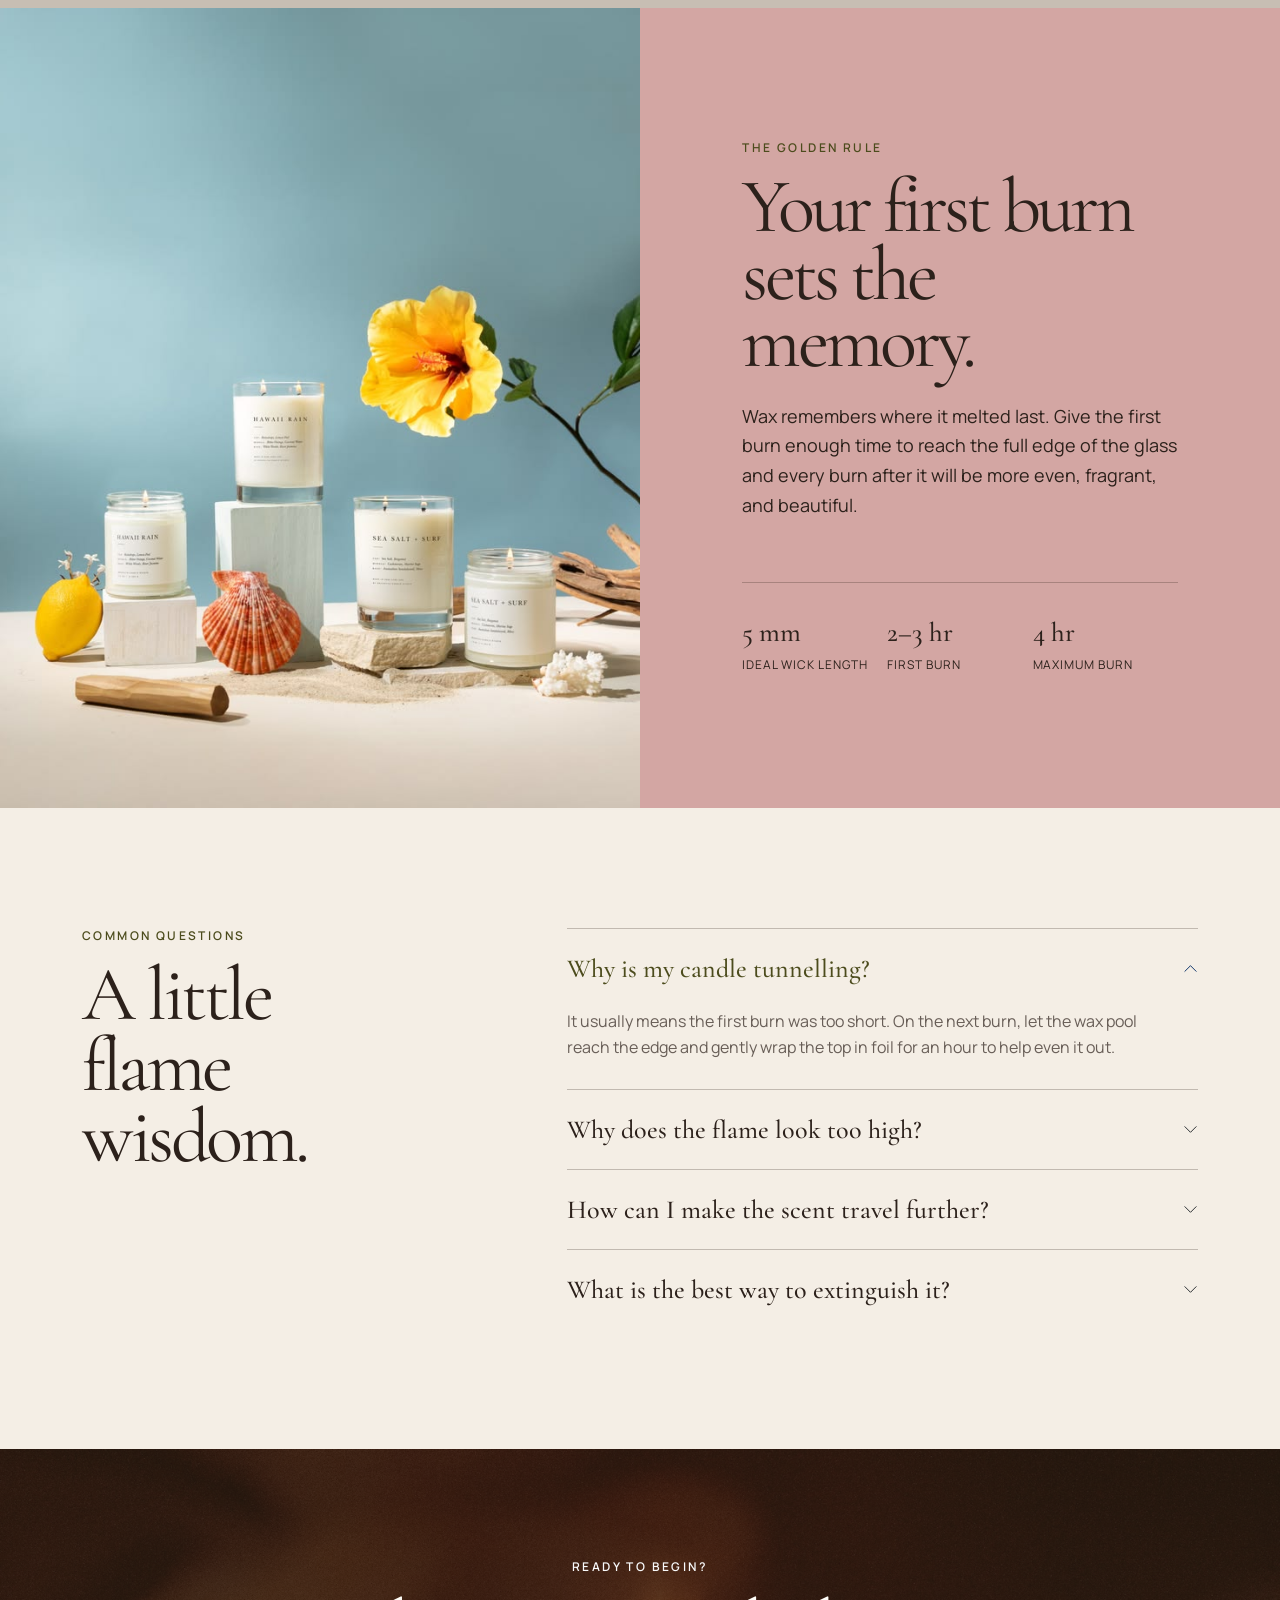
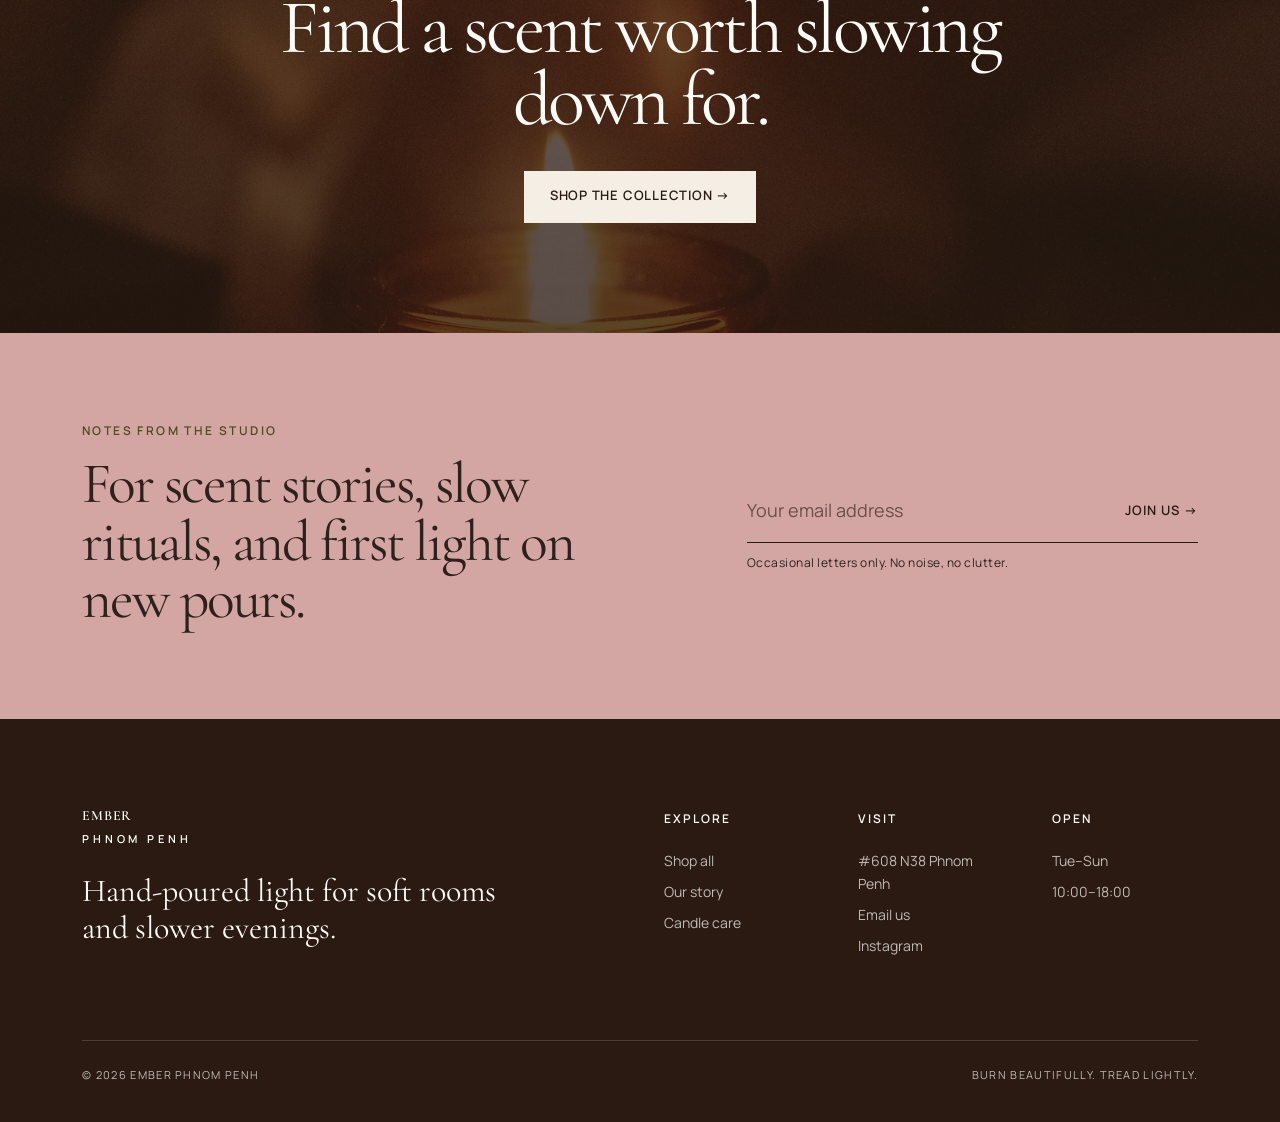
<file: thida2/tips.html>
<!doctype html>
<html lang="en">
  <head>
    <meta charset="UTF-8" />
    <meta name="viewport" content="width=device-width, initial-scale=1.0" />
    <meta name="description" content="Simple candle care tips for a clean, fragrant, long-lasting burn." />
    <title>Candle Tips | Ember Phnom Penh</title>
    <link rel="preconnect" href="https://fonts.googleapis.com" />
    <link rel="preconnect" href="https://fonts.gstatic.com" crossorigin />
    <link href="https://fonts.googleapis.com/css2?family=Cormorant+Garamond:ital,wght@0,400;0,500;0,600;1,400&family=Manrope:wght@400;500;600&display=swap" rel="stylesheet" />
    <link href="https://cdn.jsdelivr.net/npm/bootstrap@5.3.3/dist/css/bootstrap.min.css" rel="stylesheet" />
    <link href="https://cdn.jsdelivr.net/npm/bootstrap-icons@1.11.3/font/bootstrap-icons.min.css" rel="stylesheet" />
    <link href="./assets/styles.css" rel="stylesheet" />
  </head>
  <body>
    <nav class="navbar navbar-expand-lg site-nav" aria-label="Main navigation">
      <div class="container">
        <a class="navbar-brand brand-wordmark" href="./index.html"><span>Ember</span><small>Phnom Penh</small></a>
        <button class="navbar-toggler border-0 shadow-none" type="button" data-bs-toggle="collapse" data-bs-target="#emberNav" aria-controls="emberNav" aria-expanded="false" aria-label="Toggle navigation"><span class="menu-label">Menu</span><i class="bi bi-list ms-2"></i></button>
        <div class="collapse navbar-collapse" id="emberNav">
          <ul class="navbar-nav mx-auto">
            <li class="nav-item"><a class="nav-link" href="./index.html">Home</a></li>
            <li class="nav-item"><a class="nav-link" href="./shop.html">Shop</a></li>
            <li class="nav-item"><a class="nav-link" href="./about.html">About</a></li>
            <li class="nav-item"><a class="nav-link active" aria-current="page" href="./tips.html">Candle tips</a></li>
          </ul>
          <div class="nav-actions"><a href="./login.html" aria-label="Sign in or create an account"><i class="bi bi-person"></i></a><a href="./cart.html" aria-label="View shopping cart"><i class="bi bi-bag"></i><span class="nav-cart-count" data-nav-cart-count hidden>0</span></a></div>
        </div>
      </div>
    </nav>

    <main>
      <section class="tips-hero"><div class="container"><div class="row align-items-center g-5">
        <div class="col-lg-7"><p class="eyebrow text-light">The burn guide</p><h1>Love your candle.<br />It will glow longer.</h1></div>
        <div class="col-lg-4 offset-lg-1"><p>A beautiful burn is mostly simple care. Six small habits make all the difference.</p><a class="text-link text-light" href="#care-guide">Read the guide <span>↓</span></a></div>
      </div></div></section>

      <section class="care-guide section-pad bg-sand" id="care-guide"><div class="container"><div class="row g-4">
        <article class="col-md-6 col-lg-4"><div class="tip-card"><div class="tip-card__top"><i class="bi bi-scissors"></i><span>01</span></div><h2>Trim before every burn</h2><p>Keep the wick at about 5 mm. A shorter wick gives you a calmer flame, less soot, and a longer-lasting candle.</p></div></article>
        <article class="col-md-6 col-lg-4"><div class="tip-card"><div class="tip-card__top"><i class="bi bi-hourglass-split"></i><span>02</span></div><h2>Let the first burn reach the edge</h2><p>Allow the melt pool to reach the vessel edge—usually 2–3 hours—to help prevent tunnelling.</p></div></article>
        <article class="col-md-6 col-lg-4"><div class="tip-card"><div class="tip-card__top"><i class="bi bi-clock"></i><span>03</span></div><h2>Pause after four hours</h2><p>Longer is not better. Extinguish after four hours, let the wax cool completely, then trim before relighting.</p></div></article>
        <article class="col-md-6 col-lg-4"><div class="tip-card"><div class="tip-card__top"><i class="bi bi-wind"></i><span>04</span></div><h2>Find a still spot</h2><p>Keep your candle away from fans, open windows, children, and pets. A steady flame burns more evenly.</p></div></article>
        <article class="col-md-6 col-lg-4"><div class="tip-card"><div class="tip-card__top"><i class="bi bi-brightness-high"></i><span>05</span></div><h2>Know when to say goodbye</h2><p>Stop burning when 1 cm of wax remains. The base can become very hot when the flame reaches the bottom.</p></div></article>
        <article class="col-md-6 col-lg-4"><div class="tip-card"><div class="tip-card__top"><i class="bi bi-arrow-repeat"></i><span>06</span></div><h2>Give the vessel a second life</h2><p>Freeze the cooled jar, lift out the wax, wash gently, and reuse it for brushes, flowers, or tiny treasures.</p></div></article>
      </div></div></section>

      <section class="first-burn"><div class="container-fluid px-0"><div class="row g-0 align-items-stretch">
        <div class="col-lg-6 first-burn__image"><img src="./public/images/candle-tipcollection.jpg" alt="A candle with a full, even wax pool" /></div>
        <div class="col-lg-6 first-burn__copy"><p class="eyebrow">The golden rule</p><h2>Your first burn sets the memory.</h2><p>Wax remembers where it melted last. Give the first burn enough time to reach the full edge of the glass and every burn after it will be more even, fragrant, and beautiful.</p><div class="first-burn__stats"><div><strong>5 mm</strong><span>ideal wick length</span></div><div><strong>2–3 hr</strong><span>first burn</span></div><div><strong>4 hr</strong><span>maximum burn</span></div></div></div>
      </div></div></section>

      <section class="faq-section section-pad bg-cream"><div class="container"><div class="row g-5">
        <div class="col-lg-4"><p class="eyebrow">Common questions</p><h2 class="display-heading">A little flame wisdom.</h2></div>
        <div class="col-lg-7 offset-lg-1"><div class="accordion accordion-flush ember-accordion" id="tipsFaq">
          <div class="accordion-item"><h3 class="accordion-header"><button class="accordion-button" type="button" data-bs-toggle="collapse" data-bs-target="#faq-1" aria-expanded="true">Why is my candle tunnelling?</button></h3><div id="faq-1" class="accordion-collapse collapse show" data-bs-parent="#tipsFaq"><div class="accordion-body">It usually means the first burn was too short. On the next burn, let the wax pool reach the edge and gently wrap the top in foil for an hour to help even it out.</div></div></div>
          <div class="accordion-item"><h3 class="accordion-header"><button class="accordion-button collapsed" type="button" data-bs-toggle="collapse" data-bs-target="#faq-2" aria-expanded="false">Why does the flame look too high?</button></h3><div id="faq-2" class="accordion-collapse collapse" data-bs-parent="#tipsFaq"><div class="accordion-body">Extinguish the candle, let it cool, then trim the wick to 5 mm. A long or mushroomed wick creates a larger, less stable flame.</div></div></div>
          <div class="accordion-item"><h3 class="accordion-header"><button class="accordion-button collapsed" type="button" data-bs-toggle="collapse" data-bs-target="#faq-3" aria-expanded="false">How can I make the scent travel further?</button></h3><div id="faq-3" class="accordion-collapse collapse" data-bs-parent="#tipsFaq"><div class="accordion-body">Burn the candle in a right-sized room with doors and windows mostly closed. Let the melt pool form fully, but avoid burning longer than four hours.</div></div></div>
          <div class="accordion-item"><h3 class="accordion-header"><button class="accordion-button collapsed" type="button" data-bs-toggle="collapse" data-bs-target="#faq-4" aria-expanded="false">What is the best way to extinguish it?</button></h3><div id="faq-4" class="accordion-collapse collapse" data-bs-parent="#tipsFaq"><div class="accordion-body">Use a candle snuffer or gently dip the wick into the wax and lift it upright again. Avoid blowing hard, which can splash wax and create smoke.</div></div></div>
        </div></div>
      </div></div></section>

      <section class="tips-cta"><div class="container text-center"><p class="eyebrow text-light">Ready to begin?</p><h2>Find a scent worth slowing down for.</h2><a class="btn btn-ember btn-ember--light" href="./shop.html">Shop the collection <span>→</span></a></div></section>
      <section class="newsletter"><div class="container"><div class="row align-items-center g-4"><div class="col-lg-6"><p class="eyebrow">Notes from the studio</p><h2>For scent stories, slow rituals, and first light on new pours.</h2></div><div class="col-lg-5 offset-lg-1"><form class="newsletter-form"><label class="visually-hidden" for="tips-email">Email address</label><input id="tips-email" type="email" placeholder="Your email address" required /><button type="submit">Join us <span>→</span></button></form><p class="newsletter__fine">Occasional letters only. No noise, no clutter.</p></div></div></div></section>
    </main>

    <footer class="site-footer"><div class="container"><div class="row g-5">
      <div class="col-lg-5"><a class="brand-wordmark brand-wordmark--footer" href="./index.html"><span>Ember</span><small>Phnom Penh</small></a><p class="footer-mantra">Hand-poured light for soft rooms and slower evenings.</p></div>
      <div class="col-6 col-lg-2 offset-lg-1"><p class="footer-title">Explore</p><a href="./shop.html">Shop all</a><a href="./about.html">Our story</a><a href="./tips.html">Candle care</a></div>
      <div class="col-6 col-lg-2"><p class="footer-title">Visit</p><span>#608 N38 Phnom Penh</span><a href="mailto:hello@emberphnompenh.com">Email us</a><a href="https://www.instagram.com/opalite_candle?igsh=bXlmcDhpZjU5ZnZu&utm_source=qr" target="_blank" rel="noreferrer">Instagram</a></div>
      <div class="col-lg-2"><p class="footer-title">Open</p><span>Tue–Sun</span><span>10:00–18:00</span></div>
    </div><div class="footer-bottom"><span>© 2026 Ember Phnom Penh</span><span>Burn beautifully. Tread lightly.</span></div></div></footer>
    <script src="https://cdn.jsdelivr.net/npm/bootstrap@5.3.3/dist/js/bootstrap.bundle.min.js"></script>
    <script defer src="./assets/main.js"></script>
  </body>
</html>
</file>
<file: thida2/assets/styles.css>
:root {
  --olive: #70702e;
  --olive-dark: #4c4c1d;
  --rose: #d3a6a3;
  --sand: #c7beb3;
  --cream: #f4eee5;
  --paper: #eee5d8;
  --umber: #2b1a12;
  --brown: #5b3522;
  --ink: #2c211b;
  --white: #fffdf8;
  --serif: "Cormorant Garamond", Georgia, serif;
  --sans: "Manrope", Arial, sans-serif;
  --nav-height: 92px;
}

* {
  box-sizing: border-box;
}

html {
  scroll-behavior: smooth;
}

body {
  margin: 0;
  background: var(--cream);
  color: var(--ink);
  font-family: var(--sans);
  font-size: 18px;
  line-height: 1.65;
  -webkit-font-smoothing: antialiased;
}

body,
button,
input,
select,
textarea {
  font-family: var(--sans);
}

a {
  color: inherit;
  text-decoration: none;
}

img {
  display: block;
  max-width: 100%;
}

::selection {
  background: var(--rose);
  color: var(--umber);
}

.bg-sand {
  background: var(--sand) !important;
}

.bg-cream {
  background: var(--cream) !important;
}

.section-pad {
  padding: 120px 0;
}

.eyebrow {
  margin-bottom: 16px;
  color: var(--olive-dark);
  font-size: 12px;
  font-weight: 600;
  letter-spacing: 0.2em;
  line-height: 1.4;
  text-transform: uppercase;
}

.display-heading {
  margin: 0;
  font-family: var(--serif);
  font-size: clamp(3.2rem, 6vw, 5.8rem);
  font-weight: 400;
  letter-spacing: -0.045em;
  line-height: 0.92;
}

.lead-copy {
  font-family: var(--serif);
  font-size: clamp(1.65rem, 3vw, 2.35rem);
  line-height: 1.2;
}

.small-caps {
  font-size: 12px;
  font-weight: 600;
  letter-spacing: 0.2em;
  text-transform: uppercase;
}

.text-link {
  align-items: center;
  display: inline-flex;
  gap: 26px;
  padding-bottom: 4px;
  border-bottom: 1px solid currentColor;
  font-size: 13px;
  font-weight: 600;
  letter-spacing: 0.08em;
  text-transform: uppercase;
  transition: gap 200ms ease;
}

.text-link:hover {
  gap: 34px;
}

.btn-ember {
  min-height: 52px;
  padding: 14px 25px;
  border: 1px solid var(--umber);
  border-radius: 0;
  background: var(--umber);
  color: var(--white);
  font-size: 13px;
  font-weight: 600;
  letter-spacing: 0.06em;
  text-transform: uppercase;
  transition:
    background 180ms ease,
    color 180ms ease,
    transform 180ms ease;
}

.btn-ember:hover,
.btn-ember:focus-visible {
  border-color: var(--olive);
  background: var(--olive);
  color: var(--white);
  transform: translateY(-2px);
}

.btn-ember--light {
  border-color: var(--cream);
  background: var(--cream);
  color: var(--umber);
}

.btn-ember--light:hover,
.btn-ember--light:focus-visible {
  border-color: var(--rose);
  background: var(--rose);
  color: var(--umber);
}

.btn-ember--outline {
  border-color: rgba(255, 253, 248, 0.7);
  background: transparent;
  color: var(--white);
}

.btn-ember--outline:hover,
.btn-ember--outline:focus-visible {
  border-color: var(--cream);
  background: var(--cream);
  color: var(--umber);
}

/* Header */
.site-nav {
  min-height: var(--nav-height);
  padding: 0;
  background: var(--cream);
  border-bottom: 1px solid rgba(43, 26, 18, 0.14);
  position: relative;
  z-index: 50;
}

.brand-wordmark {
  display: inline-flex;
  flex-direction: column;
  color: var(--umber);
  line-height: 1;
  text-transform: uppercase;
}

.brand-wordmark span {
  font-family: var(--serif);
  font-size: 40px;
  font-weight: 600;
  letter-spacing: 0.06em;
}

.brand-wordmark small {
  margin-top: 4px;
  font-size: 9px;
  font-weight: 600;
  letter-spacing: 0.35em;
}

.site-nav .nav-link {
  margin: 0;
  padding: 12px 0 !important;
  border: 0;
  color: var(--ink);
  font-size: 14px;
  font-weight: 500;
  line-height: 1.2;
  letter-spacing: 0.06em;
  text-transform: uppercase;
}

.site-nav .nav-link:hover,
.site-nav .nav-link.active {
  color: var(--olive-dark);
}

.nav-actions {
  align-items: center;
  display: flex;
  gap: 12px;
}

.nav-actions a {
  align-items: center;
  display: inline-flex;
  justify-content: center;
  width: 44px;
  height: 44px;
  position: relative;
  border-radius: 50%;
  font-size: 24px;
  line-height: 1;
  transition:
    background 180ms ease,
    color 180ms ease;
}

.nav-actions a:hover {
  background: rgba(112, 112, 46, 0.1);
  color: var(--olive-dark);
}

.navbar-toggler i {
  font-size: 26px;
  vertical-align: middle;
}

.bag-dot {
  position: absolute;
  top: 0;
  right: -2px;
  width: 8px;
  height: 8px;
  border-radius: 50%;
  background: var(--rose);
}

.menu-label {
  font-size: 11px;
  font-weight: 600;
  letter-spacing: 0.12em;
  text-transform: uppercase;
}

@media (min-width: 992px) {
  .site-nav .container {
    align-items: center;
    display: grid;
    grid-template-columns: minmax(0, 1fr) auto minmax(0, 1fr);
  }

  .site-nav .navbar-brand {
    grid-column: 1;
    justify-self: start;
    margin: 0;
  }

  .site-nav .navbar-collapse {
    display: contents !important;
  }

  .site-nav .navbar-nav {
    grid-column: 2;
    flex-direction: row;
    gap: 34px;
    margin: 0 !important;
  }

  .site-nav .nav-actions {
    grid-column: 3;
    justify-self: end;
  }

  .site-nav .nav-link {
    position: relative;
  }

  .site-nav .nav-link::after {
    right: 0;
    bottom: 3px;
    left: 0;
    width: 0;
    height: 2px;
    margin: auto;
    position: absolute;
    background: var(--olive);
    content: "";
    transition: width 180ms ease;
  }

  .site-nav .nav-link:hover::after,
  .site-nav .nav-link.active::after {
    width: 100%;
  }
}

/* Home */
.hero-home {
  align-items: flex-end;
  display: flex;
  min-height: calc(100vh - var(--nav-height));
  overflow: hidden;
  position: relative;
  background: var(--umber);
  color: var(--white);
}

.hero-home__image,
.hero-home__shade {
  inset: 0;
  position: absolute;
}

.hero-home__image {
  background: url("../public/images/hero.jpg") center 44% / cover
    no-repeat;
  animation: hero-in 1.2s ease-out both;
}

.hero-home__shade {
  background:
    linear-gradient(
      90deg,
      rgba(28, 14, 8, 0.88) 0%,
      rgba(28, 14, 8, 0.55) 44%,
      rgba(28, 14, 8, 0.08) 78%
    ),
    linear-gradient(0deg, rgba(24, 12, 7, 0.72) 0%, transparent 55%);
}

.hero-home__content {
  padding-bottom: 86px;
  z-index: 2;
}

.hero-home h1 {
  max-width: 760px;
  margin: 0;
  font-family: var(--serif);
  font-size: clamp(4.1rem, 8.6vw, 8.4rem);
  font-weight: 400;
  letter-spacing: -0.055em;
  line-height: 0.82;
}

.hero-home__lead {
  max-width: 525px;
  margin: 26px 0 0;
  color: rgba(255, 253, 248, 0.78);
  font-size: 18px;
}

.hero-home__content .d-flex {
  align-items: center;
}

.hero-home__note {
  right: 55px;
  bottom: 50px;
  position: absolute;
  z-index: 2;
  transform: rotate(-4deg);
  text-align: right;
}

.hero-home__note span {
  color: var(--rose);
  font-family: var(--serif);
  font-size: 32px;
}

.hero-home__note p {
  margin: 4px 0 0;
  font-family: var(--serif);
  font-size: 18px;
  font-style: italic;
  line-height: 1.15;
}

@keyframes hero-in {
  from {
    transform: scale(1.06);
    opacity: 0.75;
  }
  to {
    transform: scale(1);
    opacity: 1;
  }
}

.story-grid {
  display: grid;
  grid-template-columns: 1.55fr 0.85fr 0.95fr;
  grid-template-rows: 470px;
  gap: 12px;
}

.story-grid figure {
  overflow: hidden;
}

.story-grid img {
  width: 100%;
  height: 100%;
  object-fit: cover;
  transition: transform 700ms ease;
}

.story-grid figure:hover img {
  transform: scale(1.035);
}

.story-grid__wide img {
  object-position: center 52%;
}

.story-grid__tall img {
  object-position: center 48%;
}

.story-grid__quote {
  display: flex;
  flex-direction: column;
  justify-content: center;
  padding: 35px;
  background: var(--olive);
  color: var(--white);
}

.story-grid__quote .quote-mark {
  height: 65px;
  color: var(--rose);
  font-family: var(--serif);
  font-size: 82px;
  line-height: 1;
}

.story-grid__quote p {
  margin: 12px 0 35px;
  font-family: var(--serif);
  font-size: 28px;
  line-height: 1.15;
}

.product-card {
  display: block;
}

.product-card__media {
  height: 470px;
  overflow: hidden;
  position: relative;
  background: var(--sand);
}

.product-card__media img {
  width: 100%;
  height: 100%;
  object-fit: cover;
  transition: transform 600ms cubic-bezier(0.22, 1, 0.36, 1);
}

.product-image--amber {
  object-position: 50% 50%;
}

.product-image--sand {
  object-position: 50% 48%;
}

.product-image--tonka {
  object-position: 50% 50%;
}

.product-card:hover img {
  transform: scale(1.045);
}

.product-card__number {
  top: 18px;
  left: 18px;
  position: absolute;
  padding: 3px 10px;
  background: rgba(244, 238, 229, 0.9);
  font-size: 12px;
  font-weight: 600;
  letter-spacing: 0.14em;
}

.product-card__arrow {
  right: 18px;
  bottom: 18px;
  align-items: center;
  display: flex;
  justify-content: center;
  width: 42px;
  height: 42px;
  position: absolute;
  border-radius: 50%;
  background: var(--cream);
  font-size: 16px;
  transition:
    background 180ms ease,
    transform 180ms ease;
}

.product-card:hover .product-card__arrow {
  background: var(--rose);
  transform: rotate(45deg);
}

.product-card h3 {
  margin: 0 0 3px;
  font-family: var(--serif);
  font-size: 26px;
  font-weight: 500;
}

.product-card p {
  margin: 0;
  color: rgba(44, 33, 27, 0.62);
  font-size: 14px;
}

.product-card__price {
  padding-top: 6px;
  font-size: 14px;
  font-weight: 600;
}

.scent-section {
  overflow: hidden;
  background: var(--brown);
  color: var(--white);
}

.scent-section__copy {
  display: flex;
  flex-direction: column;
  justify-content: center;
  min-height: 650px;
  padding: 80px max(55px, 8vw);
}

.scent-section__copy h2 {
  margin: 0 0 25px;
  font-family: var(--serif);
  font-size: clamp(3.4rem, 6vw, 6.2rem);
  font-weight: 400;
  letter-spacing: -0.04em;
  line-height: 0.88;
}

.scent-section__copy p:not(.eyebrow) {
  max-width: 470px;
  color: rgba(255, 253, 248, 0.68);
}

.scent-section__copy .btn {
  align-self: flex-start;
  margin-top: 20px;
}

.scent-grid {
  display: grid;
  height: 100%;
  min-height: 650px;
  grid-template-columns: 1fr 1fr;
  grid-template-rows: 1fr 1fr;
}

.scent-tile {
  display: flex;
  flex-direction: column;
  justify-content: flex-end;
  min-height: 325px;
  padding: 34px;
  position: relative;
  color: var(--umber);
  transition: padding 250ms ease;
}

.scent-tile:hover {
  padding-bottom: 42px;
}

.scent-tile span {
  top: 28px;
  right: 28px;
  position: absolute;
  font-size: 12px;
  font-weight: 600;
  letter-spacing: 0.12em;
}

.scent-tile h3 {
  margin: 0;
  font-family: var(--serif);
  font-size: 42px;
  font-weight: 500;
}

.scent-tile p {
  margin: 0;
  font-size: 14px;
  letter-spacing: 0.08em;
  text-transform: uppercase;
}

.scent-tile--olive {
  background: var(--olive);
  color: var(--white);
}
.scent-tile--rose {
  background: var(--rose);
}
.scent-tile--citrus {
  background: #d88a45;
}
.scent-tile--fresh {
  background: var(--sand);
}

/* Newsletter and footer */
.newsletter {
  padding: 90px 0;
  background: var(--rose);
}

.newsletter h2 {
  max-width: 700px;
  margin: 0;
  font-family: var(--serif);
  font-size: clamp(2.3rem, 4.5vw, 4.2rem);
  font-weight: 400;
  letter-spacing: -0.035em;
  line-height: 1;
}

.newsletter-form {
  align-items: center;
  display: flex;
  border-bottom: 1px solid var(--umber);
}

.newsletter-form input {
  flex: 1;
  min-width: 0;
  padding: 17px 0;
  border: 0;
  outline: 0;
  background: transparent;
  color: var(--umber);
}

.newsletter-form input::placeholder {
  color: rgba(43, 26, 18, 0.62);
}

.newsletter-form button {
  padding: 17px 0 17px 20px;
  border: 0;
  background: transparent;
  color: var(--umber);
  font-size: 13px;
  font-weight: 600;
  letter-spacing: 0.08em;
  text-transform: uppercase;
}

.newsletter__fine {
  margin: 10px 0 0;
  font-size: 12px;
  letter-spacing: 0.04em;
}

.newsletter__thanks {
  padding: 22px 0;
  border-top: 1px solid var(--umber);
  border-bottom: 1px solid var(--umber);
  font-family: var(--serif);
  font-size: 24px;
}

.site-footer {
  padding: 90px 0 30px;
  background: var(--umber);
  color: rgba(255, 253, 248, 0.7);
}

.brand-wordmark--footer {
  color: var(--white);
}

.brand-wordmark--footer span {
  font-size: 52px;
}

.brand-wordmark--footer small {
  margin-top: 14px;
  font-size: 11px;
}

.footer-mantra {
  max-width: 430px;
  margin: 28px 0 0;
  color: var(--white);
  font-family: var(--serif);
  font-size: 32px;
  line-height: 1.15;
}

.site-footer a,
.site-footer span {
  display: block;
  margin-bottom: 8px;
  font-size: 14px;
}

.site-footer a:hover {
  color: var(--rose);
}

.footer-title {
  margin-bottom: 20px;
  color: var(--white);
  font-size: 12px;
  font-weight: 600;
  letter-spacing: 0.16em;
  text-transform: uppercase;
}

.footer-bottom {
  align-items: center;
  display: flex;
  justify-content: space-between;
  margin-top: 75px;
  padding-top: 25px;
  border-top: 1px solid rgba(255, 253, 248, 0.16);
}

.footer-bottom span {
  font-size: 11px;
  letter-spacing: 0.12em;
  text-transform: uppercase;
}

/* Generic page hero */
.page-hero {
  padding: 100px 0 75px;
  background: var(--sand);
}

.page-hero h1 {
  margin: 0;
  font-family: var(--serif);
  font-size: clamp(4.8rem, 9.5vw, 9rem);
  font-weight: 400;
  letter-spacing: -0.06em;
  line-height: 0.76;
}

.page-hero__copy {
  max-width: 380px;
  margin: 0;
  font-family: var(--serif);
  font-size: 24px;
  line-height: 1.35;
}

/* Shop */
.shop-toolbar {
  align-items: center;
  display: flex;
  justify-content: space-between;
  margin-bottom: 50px;
  padding-bottom: 18px;
  border-bottom: 1px solid rgba(43, 26, 18, 0.2);
}

.filter-list {
  display: flex;
  flex-wrap: wrap;
  gap: 8px;
}

.filter-list button {
  padding: 7px 15px;
  border: 1px solid rgba(43, 26, 18, 0.28);
  border-radius: 30px;
  background: transparent;
  color: var(--ink);
  font-size: 12px;
  letter-spacing: 0.05em;
  transition: all 160ms ease;
}

.filter-list button:hover,
.filter-list button.active {
  border-color: var(--olive);
  background: var(--olive);
  color: var(--white);
}

.bag-count {
  align-items: center;
  display: flex;
  flex-shrink: 0;
  gap: 9px;
  font-size: 12px;
  font-weight: 600;
  letter-spacing: 0.08em;
  text-transform: uppercase;
}

.shop-card__media {
  height: 440px;
  overflow: hidden;
  position: relative;
  background: var(--sand);
}

.shop-card__media img {
  width: 100%;
  height: 100%;
  object-fit: cover;
  transition: transform 650ms ease;
}

.shop-card:hover .shop-card__media img {
  transform: scale(1.04);
}

.shop-card__mood {
  top: 16px;
  left: 16px;
  position: absolute;
  padding: 5px 11px;
  background: rgba(244, 238, 229, 0.92);
  font-size: 12px;
  font-weight: 600;
  letter-spacing: 0.12em;
  text-transform: uppercase;
}

.shop-card__index {
  right: 17px;
  bottom: 14px;
  position: absolute;
  color: var(--white);
  font-family: var(--serif);
  font-size: 24px;
}

.shop-card__body {
  padding-top: 17px;
}

.shop-card__body h2 {
  margin: 0 0 3px;
  font-family: var(--serif);
  font-size: 28px;
  font-weight: 500;
}

.shop-card__body p {
  margin: 0;
  color: rgba(44, 33, 27, 0.62);
  font-size: 14px;
}

.shop-card__body strong {
  padding-top: 7px;
  font-size: 14px;
}

.shop-card__footer {
  align-items: center;
  display: flex;
  justify-content: space-between;
  margin-top: 17px;
  padding-top: 12px;
  border-top: 1px solid rgba(43, 26, 18, 0.16);
}

.shop-card__footer span {
  font-size: 12px;
  letter-spacing: 0.06em;
  text-transform: uppercase;
}

.shop-card__footer button {
  padding: 4px 0;
  border: 0;
  border-bottom: 1px solid var(--umber);
  background: transparent;
  color: var(--umber);
  font-size: 12px;
  font-weight: 600;
  letter-spacing: 0.06em;
  text-transform: uppercase;
}

.bag-toast {
  right: 25px;
  bottom: 25px;
  align-items: center;
  display: flex;
  gap: 12px;
  max-width: calc(100vw - 50px);
  padding: 15px 18px;
  position: fixed;
  z-index: 100;
  background: var(--umber);
  box-shadow: 0 14px 45px rgba(43, 26, 18, 0.28);
  color: var(--white);
  font-size: 14px;
}

.bag-toast i {
  color: var(--rose);
  font-size: 18px;
}

.bag-toast button {
  margin-left: 12px;
  border: 0;
  background: transparent;
  color: var(--white);
  font-size: 19px;
}

.shop-promise {
  padding: 85px 0;
  background: var(--olive);
  color: var(--white);
}

.shop-promise .col-md-4 {
  padding: 20px 55px;
}

.shop-promise .col-md-4 + .col-md-4 {
  border-left: 1px solid rgba(255, 253, 248, 0.25);
}

.shop-promise i {
  color: var(--rose);
  font-size: 28px;
}

.shop-promise h3 {
  margin: 15px 0 7px;
  font-family: var(--serif);
  font-size: 26px;
  font-weight: 500;
}

.shop-promise p {
  margin: 0;
  color: rgba(255, 253, 248, 0.68);
  font-size: 16px;
}

/* About */
.min-vh-75 {
  min-height: 75vh;
}

.about-hero__copy {
  align-items: center;
  display: flex;
  padding: 90px max(45px, 8vw);
  background: var(--rose);
}

.about-hero__copy h1 {
  margin: 0;
  font-family: var(--serif);
  font-size: clamp(4.2rem, 7vw, 7.1rem);
  font-weight: 400;
  letter-spacing: -0.055em;
  line-height: 0.82;
}

.about-hero__copy p:not(.eyebrow) {
  max-width: 480px;
  margin: 30px 0 0;
  font-family: var(--serif);
  font-size: 22px;
  line-height: 1.3;
}

.about-hero__image {
  min-height: 650px;
  overflow: hidden;
}

.about-hero__image img {
  width: 100%;
  height: 100%;
  object-fit: cover;
  object-position: center 38%;
}

.story-copy p:not(.lead-copy) {
  max-width: 680px;
  color: rgba(44, 33, 27, 0.72);
}

.values-grid {
  display: grid;
  margin-top: 100px;
  border-top: 1px solid rgba(43, 26, 18, 0.25);
  border-bottom: 1px solid rgba(43, 26, 18, 0.25);
  grid-template-columns: repeat(3, 1fr);
}

.values-grid article {
  padding: 45px 40px 50px 0;
}

.values-grid article + article {
  padding-left: 40px;
  border-left: 1px solid rgba(43, 26, 18, 0.25);
}

.values-grid span {
  color: var(--olive-dark);
  font-size: 12px;
  font-weight: 600;
  letter-spacing: 0.14em;
}

.values-grid h3 {
  margin: 25px 0 12px;
  font-family: var(--serif);
  font-size: 29px;
  font-weight: 500;
}

.values-grid p {
  margin: 0;
  color: rgba(44, 33, 27, 0.67);
  font-size: 16px;
}

.contact-section {
  padding: 120px 0;
  background: var(--brown);
  color: var(--white);
}

.contact-section h2 {
  margin: 0;
  font-family: var(--serif);
  font-size: clamp(3.1rem, 5vw, 5.2rem);
  font-weight: 400;
  letter-spacing: -0.04em;
  line-height: 0.95;
}

.contact-section__intro {
  max-width: 470px;
  margin: 28px 0 45px;
  color: rgba(255, 253, 248, 0.7);
}

.contact-details {
  border-top: 1px solid rgba(255, 253, 248, 0.25);
}

.contact-details a,
.contact-details p {
  display: flex;
  justify-content: space-between;
  margin: 0;
  padding: 13px 0;
  border-bottom: 1px solid rgba(255, 253, 248, 0.16);
  font-size: 14px;
}

.contact-details span {
  color: var(--rose);
  font-size: 12px;
  font-weight: 600;
  letter-spacing: 0.12em;
  text-transform: uppercase;
}

.contact-form {
  padding: 42px;
  background: var(--cream);
  color: var(--ink);
}

.contact-form label {
  display: block;
  margin-bottom: 8px;
  font-size: 12px;
  font-weight: 600;
  letter-spacing: 0.09em;
  text-transform: uppercase;
}

.contact-form input,
.contact-form select,
.contact-form textarea {
  width: 100%;
  padding: 12px 0;
  border: 0;
  border-bottom: 1px solid rgba(43, 26, 18, 0.4);
  border-radius: 0;
  outline: 0;
  background: transparent;
  color: var(--ink);
  font-size: 16px;
}

.contact-form textarea {
  resize: vertical;
}

.contact-form input:focus,
.contact-form select:focus,
.contact-form textarea:focus {
  border-bottom-color: var(--olive);
}

.contact-form .btn-ember--light {
  border-color: var(--umber);
  background: var(--umber);
  color: var(--white);
}

.contact-success {
  display: flex;
  flex-direction: column;
  justify-content: center;
  min-height: 440px;
  padding: 50px;
  background: var(--rose);
  color: var(--umber);
}

.contact-success > span {
  font-size: 12px;
  font-weight: 600;
  letter-spacing: 0.15em;
  text-transform: uppercase;
}

.contact-success h3 {
  margin: 18px 0;
  font-family: var(--serif);
  font-size: 38px;
  font-weight: 500;
  line-height: 1.05;
}

.contact-success button {
  align-self: flex-start;
  margin-top: 18px;
  padding: 5px 0;
  border: 0;
  border-bottom: 1px solid var(--umber);
  background: transparent;
  font-size: 12px;
  font-weight: 600;
  text-transform: uppercase;
}

/* Tips */
.tips-hero {
  padding: 120px 0;
  background: var(--olive);
  color: var(--white);
}

.tips-hero h1 {
  margin: 0;
  font-family: var(--serif);
  font-size: clamp(4.6rem, 8.5vw, 8.4rem);
  font-weight: 400;
  letter-spacing: -0.06em;
  line-height: 0.78;
}

.tips-hero p:not(.eyebrow) {
  margin-bottom: 28px;
  color: rgba(255, 253, 248, 0.72);
  font-family: var(--serif);
  font-size: 23px;
  line-height: 1.3;
}

.tip-card {
  min-height: 355px;
  padding: 35px;
  border: 1px solid rgba(43, 26, 18, 0.22);
  background: rgba(244, 238, 229, 0.18);
  transition:
    background 180ms ease,
    transform 180ms ease;
}

.tip-card:hover {
  background: var(--cream);
  transform: translateY(-4px);
}

.tip-card__top {
  align-items: center;
  display: flex;
  justify-content: space-between;
  margin-bottom: 75px;
}

.tip-card__top i {
  color: var(--olive-dark);
  font-size: 24px;
}

.tip-card__top span {
  font-size: 12px;
  font-weight: 600;
  letter-spacing: 0.12em;
}

.tip-card h2 {
  margin: 0 0 14px;
  font-family: var(--serif);
  font-size: 30px;
  font-weight: 500;
  line-height: 1.05;
}

.tip-card p {
  margin: 0;
  color: rgba(44, 33, 27, 0.7);
  font-size: 16px;
}

.first-burn {
  background: var(--rose);
}

.first-burn__image {
  min-height: 680px;
  overflow: hidden;
}

.first-burn__image img {
  width: 100%;
  height: 100%;
  object-fit: cover;
  object-position: center 46%;
}

.first-burn__copy {
  display: flex;
  flex-direction: column;
  justify-content: center;
  padding: 90px max(55px, 8vw);
}

.first-burn__copy h2 {
  margin: 0 0 26px;
  font-family: var(--serif);
  font-size: clamp(3.7rem, 6vw, 6.4rem);
  font-weight: 400;
  letter-spacing: -0.05em;
  line-height: 0.88;
}

.first-burn__copy > p:not(.eyebrow) {
  max-width: 570px;
}

.first-burn__stats {
  display: grid;
  margin-top: 45px;
  padding-top: 28px;
  border-top: 1px solid rgba(43, 26, 18, 0.25);
  grid-template-columns: repeat(3, 1fr);
}

.first-burn__stats div {
  display: flex;
  flex-direction: column;
}

.first-burn__stats strong {
  font-family: var(--serif);
  font-size: 27px;
  font-weight: 500;
}

.first-burn__stats span {
  font-size: 12px;
  letter-spacing: 0.08em;
  text-transform: uppercase;
}

.ember-accordion {
  border-top: 1px solid rgba(43, 26, 18, 0.25);
}

.ember-accordion .accordion-item {
  border-color: rgba(43, 26, 18, 0.25);
  background: transparent;
}

.ember-accordion .accordion-button {
  padding: 24px 0;
  background: transparent;
  box-shadow: none;
  color: var(--ink);
  font-family: var(--serif);
  font-size: 26px;
  font-weight: 500;
}

.ember-accordion .accordion-button:not(.collapsed) {
  color: var(--olive-dark);
}

.ember-accordion .accordion-button::after {
  width: 15px;
  height: 15px;
  background-size: 15px;
}

.ember-accordion .accordion-body {
  max-width: 630px;
  padding: 0 40px 28px 0;
  color: rgba(44, 33, 27, 0.7);
  font-size: 16px;
}

.tips-cta {
  padding: 110px 0;
  background:
    linear-gradient(rgba(43, 26, 18, 0.72), rgba(43, 26, 18, 0.78)),
    url("../public/images/candle-tonka.jpg") center 50% / cover;
  color: var(--white);
}

.tips-cta h2 {
  max-width: 800px;
  margin: 0 auto 35px;
  font-family: var(--serif);
  font-size: clamp(3.3rem, 6vw, 6rem);
  font-weight: 400;
  letter-spacing: -0.045em;
  line-height: 0.94;
}

/* Account, cart, and checkout */
.nav-actions a.active-action {
  background: rgba(112, 112, 46, 0.12);
  color: var(--olive-dark);
}

.nav-cart-count {
  top: -2px;
  right: -2px;
  align-items: center;
  display: flex;
  justify-content: center;
  min-width: 19px;
  height: 19px;
  padding: 0 5px;
  position: absolute;
  border: 2px solid var(--cream);
  border-radius: 20px;
  background: var(--rose);
  color: var(--umber);
  font-family: var(--sans);
  font-size: 10px;
  font-weight: 700;
  line-height: 1;
}

.nav-cart-count[hidden] {
  display: none;
}

.auth-page {
  min-height: calc(100vh - var(--nav-height));
  background: var(--sand);
}

.auth-shell {
  display: grid;
  min-height: calc(100vh - var(--nav-height));
  grid-template-columns: 1fr 1fr;
}

.auth-visual {
  min-height: 740px;
  overflow: hidden;
  position: relative;
  background-position: center;
  background-size: cover;
}

.auth-visual--login {
  background-image: url("../public/images/candle-tonka.jpg");
  background-position: center 46%;
}

.auth-visual--signup {
  background-image: url("../public/images/candle-sand.jpg");
  background-position: center 48%;
}

.auth-shell--signup .auth-visual {
  order: 2;
}

.auth-shell--signup .auth-panel {
  order: 1;
}

.auth-visual__overlay {
  inset: 0;
  position: absolute;
  background:
    linear-gradient(0deg, rgba(38, 20, 12, 0.82), rgba(38, 20, 12, 0.05) 70%),
    linear-gradient(90deg, rgba(38, 20, 12, 0.25), transparent);
}

.auth-visual__copy {
  right: 8vw;
  bottom: 70px;
  left: 8vw;
  position: absolute;
  z-index: 1;
  color: var(--white);
}

.auth-visual__copy blockquote {
  max-width: 620px;
  margin: 0 0 25px;
  font-family: var(--serif);
  font-size: clamp(3.2rem, 5.5vw, 6rem);
  font-weight: 400;
  letter-spacing: -0.045em;
  line-height: 0.92;
}

.auth-visual__copy > span {
  font-size: 12px;
  font-weight: 600;
  letter-spacing: 0.16em;
  text-transform: uppercase;
}

.auth-panel {
  align-items: center;
  display: flex;
  justify-content: center;
  padding: 70px max(40px, 7vw);
  background: var(--cream);
}

.auth-panel__inner {
  width: 100%;
  max-width: 560px;
}

.auth-panel h1 {
  margin: 0;
  font-family: var(--serif);
  font-size: clamp(4rem, 6vw, 6.5rem);
  font-weight: 400;
  letter-spacing: -0.055em;
  line-height: 0.84;
}

.auth-intro {
  max-width: 510px;
  margin: 28px 0 30px;
  color: rgba(44, 33, 27, 0.68);
  font-size: 16px;
}

.auth-form {
  margin-top: 32px;
}

.form-field {
  margin-bottom: 22px;
}

.form-field label {
  display: block;
  margin-bottom: 7px;
  font-size: 12px;
  font-weight: 600;
  letter-spacing: 0.09em;
  text-transform: uppercase;
}

.form-field input,
.form-field select,
.form-field textarea {
  width: 100%;
  min-height: 52px;
  padding: 12px 0;
  border: 0;
  border-bottom: 1px solid rgba(43, 26, 18, 0.38);
  border-radius: 0;
  outline: 0;
  background: transparent;
  color: var(--ink);
  font-size: 16px;
  transition: border-color 180ms ease;
}

.form-field input:focus,
.form-field select:focus,
.form-field textarea:focus {
  border-bottom-color: var(--olive);
}

.form-text-button {
  margin-bottom: 7px;
  padding: 0;
  border: 0;
  background: transparent;
  color: var(--olive-dark);
  font-size: 12px;
  text-decoration: underline;
  text-underline-offset: 3px;
}

.check-row {
  align-items: flex-start;
  display: flex;
  gap: 11px;
  margin: 5px 0 26px;
  color: rgba(44, 33, 27, 0.7);
  font-size: 14px;
}

.check-row input {
  width: 17px;
  height: 17px;
  margin-top: 2px;
  accent-color: var(--olive);
}

.auth-status {
  margin: 16px 0 0;
  padding: 13px 15px;
  border: 1px solid rgba(112, 112, 46, 0.35);
  background: rgba(112, 112, 46, 0.09);
  color: var(--olive-dark);
  font-size: 14px;
}

.auth-switch {
  margin: 28px 0 0;
  text-align: center;
  font-size: 14px;
}

.auth-switch a {
  color: var(--olive-dark);
  font-weight: 600;
  text-decoration: underline;
  text-underline-offset: 4px;
}

.commerce-hero {
  padding: 95px 0 70px;
  background: var(--sand);
}

.commerce-hero h1 {
  margin: 0;
  font-family: var(--serif);
  font-size: clamp(4.6rem, 8vw, 8.5rem);
  font-weight: 400;
  letter-spacing: -0.06em;
  line-height: 0.78;
}

.cart-section {
  min-height: 540px;
  padding: 90px 0 120px;
  background: var(--cream);
}

.empty-cart,
.checkout-empty {
  max-width: 680px;
  margin: 0 auto;
  padding: 80px 30px;
  text-align: center;
}

.empty-cart__icon {
  align-items: center;
  display: inline-flex;
  justify-content: center;
  width: 82px;
  height: 82px;
  margin-bottom: 25px;
  border: 1px solid rgba(43, 26, 18, 0.25);
  border-radius: 50%;
  color: var(--olive-dark);
  font-size: 30px;
}

.empty-cart h2,
.checkout-empty h1 {
  margin: 0 0 14px;
  font-family: var(--serif);
  font-size: clamp(3.2rem, 5vw, 5rem);
  font-weight: 400;
  letter-spacing: -0.04em;
}

.empty-cart p,
.checkout-empty p {
  margin-bottom: 28px;
  color: rgba(44, 33, 27, 0.68);
}

.cart-list-heading {
  display: flex;
  justify-content: space-between;
  padding: 0 0 15px;
  border-bottom: 1px solid rgba(43, 26, 18, 0.24);
  color: rgba(44, 33, 27, 0.65);
  font-size: 12px;
  font-weight: 600;
  letter-spacing: 0.13em;
  text-transform: uppercase;
}

.cart-item {
  display: grid;
  padding: 30px 0;
  border-bottom: 1px solid rgba(43, 26, 18, 0.2);
  grid-template-columns: 145px minmax(0, 1fr) auto;
  gap: 25px;
}

.cart-item__image {
  width: 145px;
  height: 175px;
  object-fit: cover;
}

.cart-item__info .eyebrow {
  margin-bottom: 8px;
  font-size: 12px;
}

.cart-item__info h2 {
  margin: 0 0 5px;
  font-family: var(--serif);
  font-size: 34px;
  font-weight: 500;
}

.cart-item__info p {
  margin: 0 0 14px;
  color: rgba(44, 33, 27, 0.66);
  font-size: 14px;
}

.cart-item__info > span {
  color: rgba(44, 33, 27, 0.55);
  font-size: 12px;
  letter-spacing: 0.08em;
  text-transform: uppercase;
}

.cart-item__controls {
  align-items: flex-end;
  display: flex;
  flex-direction: column;
  justify-content: space-between;
}

.cart-item__controls > strong {
  font-size: 14px;
}

.quantity-control {
  align-items: center;
  display: grid;
  border: 1px solid rgba(43, 26, 18, 0.35);
  grid-template-columns: 34px 32px 34px;
}

.quantity-control button {
  width: 34px;
  height: 34px;
  border: 0;
  background: transparent;
  color: var(--ink);
  font-size: 18px;
}

.quantity-control button:hover {
  background: rgba(112, 112, 46, 0.1);
}

.quantity-control span {
  text-align: center;
  font-size: 13px;
}

.remove-item {
  padding: 2px 0;
  border: 0;
  border-bottom: 1px solid currentColor;
  background: transparent;
  color: rgba(44, 33, 27, 0.6);
  font-size: 12px;
}

.order-summary {
  top: 25px;
  padding: 34px;
  position: sticky;
  background: var(--sand);
}

.order-summary h2 {
  margin: 0 0 28px;
  font-family: var(--serif);
  font-size: 38px;
  font-weight: 500;
}

.summary-lines {
  padding: 18px 0;
  border-top: 1px solid rgba(43, 26, 18, 0.25);
  border-bottom: 1px solid rgba(43, 26, 18, 0.25);
}

.summary-lines p {
  display: flex;
  justify-content: space-between;
  gap: 20px;
  margin: 0 0 9px;
  font-size: 14px;
}

.summary-lines p:last-child {
  margin-bottom: 0;
}

.summary-lines strong {
  font-weight: 500;
  text-align: right;
}

.summary-total {
  align-items: baseline;
  display: flex;
  justify-content: space-between;
  margin: 25px 0;
  font-family: var(--serif);
  font-size: 26px;
}

.summary-total strong {
  font-size: 32px;
  font-weight: 500;
}

.summary-note {
  display: flex;
  gap: 8px;
  margin: 15px 0 0;
  color: rgba(44, 33, 27, 0.62);
  font-size: 11px;
  line-height: 1.5;
}

.checkout-nav {
  min-height: 92px;
  padding: 12px 0;
  border-bottom: 1px solid rgba(43, 26, 18, 0.18);
  background: var(--cream);
}

.checkout-back {
  font-size: 12px;
  font-weight: 600;
  letter-spacing: 0.06em;
  text-transform: uppercase;
}

.checkout-back i {
  margin-right: 8px;
}

.checkout-page {
  min-height: calc(100vh - 92px);
  padding: 60px 0 90px;
  background: var(--sand);
}

.checkout-layout {
  overflow: hidden;
  border: 1px solid rgba(43, 26, 18, 0.2);
}

.checkout-details {
  padding: 70px max(35px, 6vw);
  background: var(--cream);
}

.checkout-heading {
  margin-bottom: 65px;
}

.checkout-heading h1 {
  margin: 0 0 22px;
  font-family: var(--serif);
  font-size: clamp(4rem, 6.5vw, 7rem);
  font-weight: 400;
  letter-spacing: -0.055em;
  line-height: 0.82;
}

.checkout-heading > p:last-child {
  color: rgba(44, 33, 27, 0.62);
  font-size: 16px;
}

.checkout-block {
  margin-bottom: 55px;
  padding-top: 28px;
  border-top: 1px solid rgba(43, 26, 18, 0.22);
}

.checkout-block__title {
  align-items: baseline;
  display: flex;
  gap: 16px;
  margin-bottom: 25px;
}

.checkout-block__title span {
  color: var(--olive-dark);
  font-size: 12px;
  font-weight: 600;
}

.checkout-block__title h2 {
  margin: 0;
  font-family: var(--serif);
  font-size: 34px;
  font-weight: 500;
}

.payment-card {
  padding: 26px;
  border: 1px solid rgba(43, 26, 18, 0.25);
  background: var(--paper);
}

.input-with-icon {
  position: relative;
}

.input-with-icon input {
  padding-right: 40px;
}

.input-with-icon i {
  right: 5px;
  bottom: 15px;
  position: absolute;
  color: var(--olive-dark);
  font-size: 19px;
}

.checkout-submit {
  width: 100%;
  min-height: 60px;
}

.checkout-summary-wrap {
  background: var(--rose);
}

.checkout-summary {
  top: 45px;
  padding: 55px 45px;
  position: sticky;
}

.checkout-items {
  margin: 30px 0;
  padding: 22px 0;
  border-top: 1px solid rgba(43, 26, 18, 0.22);
  border-bottom: 1px solid rgba(43, 26, 18, 0.22);
}

.checkout-item {
  align-items: center;
  display: grid;
  margin-bottom: 18px;
  grid-template-columns: 64px minmax(0, 1fr) auto;
  gap: 14px;
}

.checkout-item:last-child {
  margin-bottom: 0;
}

.checkout-item__image-wrap {
  width: 64px;
  height: 72px;
  position: relative;
}

.checkout-item__image-wrap img {
  width: 100%;
  height: 100%;
  object-fit: cover;
}

.checkout-item__image-wrap span {
  top: -7px;
  right: -7px;
  align-items: center;
  display: flex;
  justify-content: center;
  width: 22px;
  height: 22px;
  position: absolute;
  border-radius: 50%;
  background: var(--umber);
  color: var(--white);
  font-size: 11px;
}

.checkout-item strong,
.checkout-item small {
  display: block;
}

.checkout-item strong {
  font-family: var(--serif);
  font-size: 20px;
  font-weight: 600;
}

.checkout-item small {
  color: rgba(44, 33, 27, 0.62);
  font-size: 14px;
}

.checkout-item b {
  font-size: 14px;
  font-weight: 600;
}

.order-confirmation {
  max-width: 850px;
  margin: 0 auto;
  padding: 100px 50px;
  background: var(--cream);
  text-align: center;
}

.order-confirmation__icon {
  align-items: center;
  display: inline-flex;
  justify-content: center;
  width: 92px;
  height: 92px;
  margin-bottom: 28px;
  border-radius: 50%;
  background: var(--olive);
  color: var(--white);
  font-size: 42px;
}

.order-confirmation h1 {
  margin: 0 0 22px;
  font-family: var(--serif);
  font-size: clamp(4rem, 7vw, 7rem);
  font-weight: 400;
  letter-spacing: -0.055em;
  line-height: 0.88;
}

.order-confirmation > p:not(.eyebrow) {
  max-width: 610px;
  margin: 0 auto 30px;
  color: rgba(44, 33, 27, 0.68);
}

/* Responsive */
@media (max-width: 991.98px) {
  .section-pad {
    padding: 90px 0;
  }

  .site-nav {
    min-height: 70px;
  }

  .site-nav .navbar-collapse {
    padding: 18px 0 25px;
  }

  .site-nav .nav-link {
    margin: 0;
    padding: 12px 0 !important;
    border-bottom: 1px solid rgba(43, 26, 18, 0.12);
  }

  .nav-actions {
    padding-top: 20px;
  }

  .hero-home {
    min-height: 780px;
  }

  .hero-home__content {
    padding-bottom: 70px;
  }

  .story-grid {
    grid-template-columns: 1.4fr 0.8fr;
    grid-template-rows: 420px 320px;
  }

  .story-grid__tall {
    grid-column: 1 / -1;
  }

  .story-grid__tall img {
    object-position: center 58%;
  }

  .scent-section__copy {
    min-height: auto;
    padding: 90px 7vw;
  }

  .about-hero__copy {
    min-height: 600px;
  }

  .about-hero__image {
    min-height: 600px;
  }

  .values-grid {
    margin-top: 70px;
  }

  .contact-section {
    padding: 95px 0;
  }

  .first-burn__copy {
    padding: 90px 7vw;
  }

  .auth-shell {
    grid-template-columns: 1fr;
  }

  .auth-visual {
    min-height: 560px;
  }

  .auth-shell--signup .auth-visual,
  .auth-shell--signup .auth-panel {
    order: initial;
  }

  .auth-panel {
    padding: 80px 7vw;
  }

  .cart-item {
    grid-template-columns: 120px minmax(0, 1fr) auto;
  }

  .cart-item__image {
    width: 120px;
    height: 150px;
  }

  .order-summary {
    position: static;
  }

  .checkout-summary {
    position: static;
  }
}

@media (max-width: 767.98px) {
  .section-pad {
    padding: 72px 0;
  }

  .brand-wordmark span {
    font-size: 34px;
  }

  .brand-wordmark--footer span {
    font-size: 44px;
  }

  .brand-wordmark--footer small {
    font-size: 10px;
  }

  .hero-home {
    min-height: 710px;
  }

  .hero-home__image {
    background-position: 61% 43%;
  }

  .hero-home__shade {
    background: linear-gradient(
      0deg,
      rgba(28, 14, 8, 0.92) 0%,
      rgba(28, 14, 8, 0.44) 68%,
      rgba(28, 14, 8, 0.2) 100%
    );
  }

  .hero-home h1 {
    font-size: clamp(3.6rem, 18vw, 5.3rem);
    line-height: 0.85;
  }

  .hero-home__content {
    padding-bottom: 55px;
  }

  .hero-home__content .d-flex {
    align-items: flex-start;
    flex-direction: column;
  }

  .story-grid {
    display: block;
  }

  .story-grid > * {
    min-height: 330px;
    margin-bottom: 12px !important;
  }

  .story-grid__quote {
    min-height: 285px;
  }

  .product-card__media,
  .shop-card__media {
    height: 450px;
  }

  .scent-grid {
    min-height: 0;
  }

  .scent-tile {
    min-height: 245px;
    padding: 24px;
  }

  .scent-tile h3 {
    font-size: 34px;
  }

  .newsletter {
    padding: 72px 0;
  }

  .newsletter-form {
    margin-top: 15px;
  }

  .footer-bottom {
    align-items: flex-start;
    flex-direction: column;
    gap: 8px;
    margin-top: 55px;
  }

  .page-hero {
    padding: 75px 0 60px;
  }

  .page-hero h1 {
    font-size: clamp(4.4rem, 21vw, 6rem);
    line-height: 0.8;
  }

  .shop-toolbar {
    align-items: flex-start;
    flex-direction: column;
    gap: 20px;
  }

  .shop-promise .col-md-4 + .col-md-4 {
    border-top: 1px solid rgba(255, 253, 248, 0.25);
    border-left: 0;
  }

  .about-hero__copy {
    min-height: 560px;
    padding: 70px 25px;
  }

  .about-hero__image {
    min-height: 520px;
  }

  .values-grid {
    display: block;
  }

  .values-grid article,
  .values-grid article + article {
    padding: 35px 0;
    border-top: 1px solid rgba(43, 26, 18, 0.2);
    border-left: 0;
  }

  .values-grid article:first-child {
    border-top: 0;
  }

  .contact-section {
    padding: 75px 0;
  }

  .contact-form {
    padding: 28px 22px;
  }

  .tips-hero {
    padding: 85px 0;
  }

  .tips-hero h1 {
    font-size: clamp(4rem, 19vw, 6rem);
    line-height: 0.82;
  }

  .tip-card {
    min-height: 320px;
  }

  .tip-card__top {
    margin-bottom: 55px;
  }

  .first-burn__image {
    min-height: 520px;
  }

  .first-burn__copy {
    padding: 75px 25px;
  }

  .first-burn__stats {
    gap: 18px;
  }

  .auth-visual {
    min-height: 480px;
  }

  .auth-visual__copy {
    right: 25px;
    bottom: 45px;
    left: 25px;
  }

  .auth-panel {
    padding: 65px 25px;
  }

  .commerce-hero {
    padding: 72px 0 58px;
  }

  .commerce-hero h1 {
    font-size: clamp(4rem, 19vw, 6rem);
  }

  .cart-section {
    padding: 65px 0 85px;
  }

  .cart-list-heading {
    display: none;
  }

  .cart-item {
    grid-template-columns: 95px minmax(0, 1fr);
    gap: 17px;
  }

  .cart-item__image {
    width: 95px;
    height: 125px;
  }

  .cart-item__controls {
    align-items: center;
    flex-direction: row;
    grid-column: 1 / -1;
  }

  .order-summary {
    padding: 28px 22px;
  }

  .checkout-nav .brand-wordmark span {
    font-size: 30px;
  }

  .checkout-back {
    font-size: 10px;
  }

  .checkout-page {
    padding: 0;
  }

  .checkout-layout {
    border: 0;
  }

  .checkout-details {
    padding: 65px 24px;
  }

  .checkout-heading {
    margin-bottom: 50px;
  }

  .checkout-heading h1 {
    font-size: clamp(3.7rem, 17vw, 5.5rem);
  }

  .checkout-summary {
    padding: 50px 24px;
  }

  .payment-card {
    padding: 22px 18px;
  }

  .order-confirmation {
    padding: 80px 24px;
  }
}

@media (max-width: 480px) {
  .scent-grid {
    grid-template-columns: 1fr;
    grid-template-rows: repeat(4, 210px);
  }

  .scent-tile {
    min-height: 210px;
  }

  .contact-details a,
  .contact-details p {
    align-items: flex-start;
    flex-direction: column;
    gap: 5px;
  }

  .first-burn__stats {
    grid-template-columns: 1fr;
  }
}

@media (prefers-reduced-motion: reduce) {
  *,
  *::before,
  *::after {
    scroll-behavior: auto !important;
    animation-duration: 0.01ms !important;
    animation-iteration-count: 1 !important;
    transition-duration: 0.01ms !important;
  }
}
</file>
